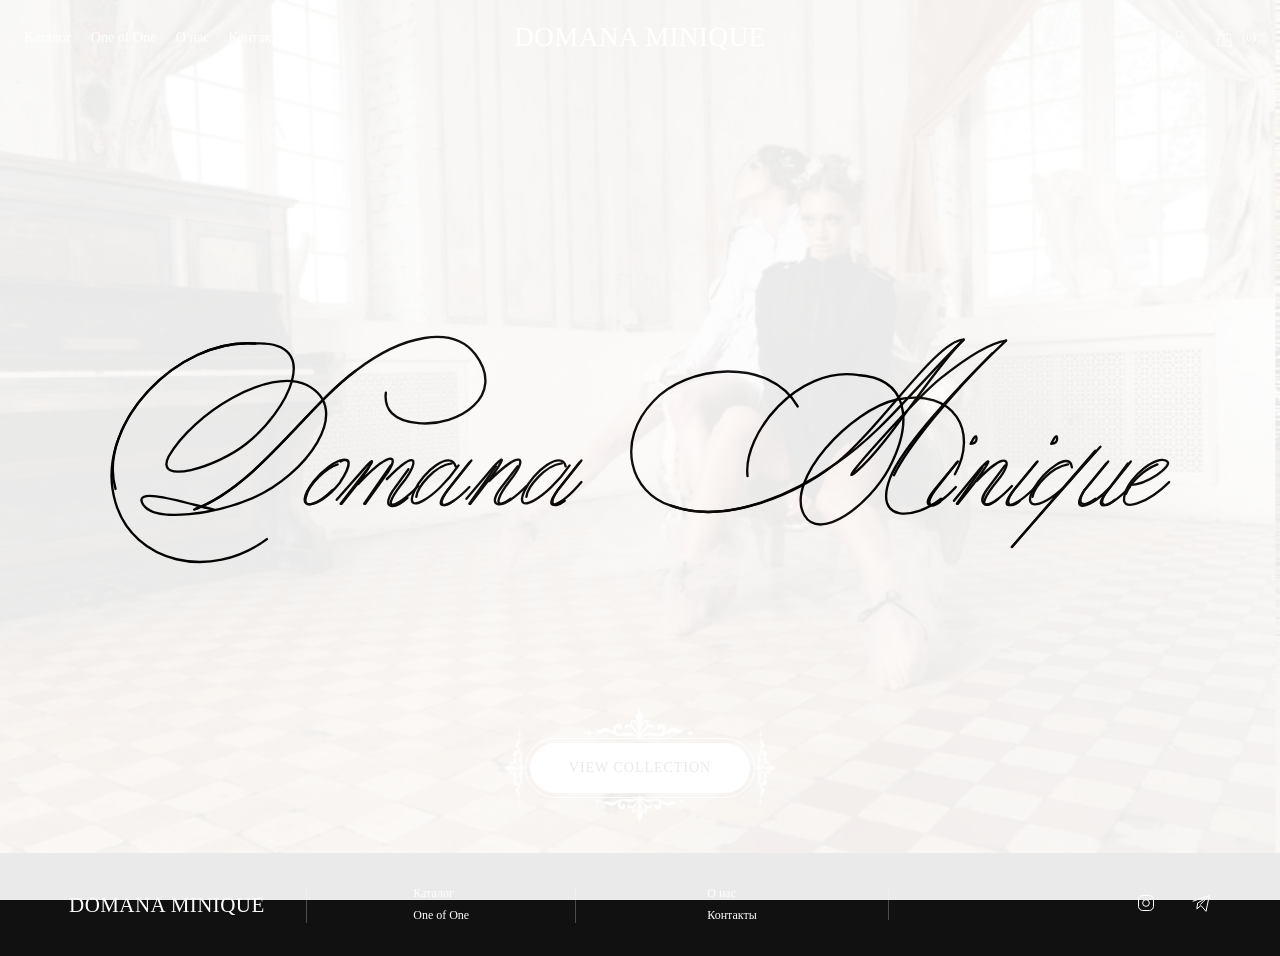
<file: index.html>
<!doctype html>
<html lang="ru">
<head><meta charset="UTF-8"><meta name="viewport" content="width=device-width, initial-scale=1"><meta name="theme-color" content="#f3ece6"><meta name="description" content="Domana Minique — коллекция осень–зима 2026. Вневременная элегантность и современная выразительность."><title>Domana Minique — главная</title>
<script>
(() => {
  const key = 'domana-signature-seen';
  try {
    if (sessionStorage.getItem(key) === '1') return;
    sessionStorage.setItem(key, '1');
    document.documentElement.classList.add('intro-active');
  } catch {
    // If session storage is unavailable, keep navigation free of a blocking intro.
  }
})();
</script>
<link rel="preload" as="image" href="assets/sonata-campaign-1.jpg">
<style>
:root{--paper:#f3ece6;--wine:#843b3b;--ink:#2e1916;--line:#843b3b70;color-scheme:light}*{box-sizing:border-box}body{margin:0;background:var(--paper);color:var(--ink);font-family:Baskerville,'Times New Roman',serif;font-size:14px}button,input{font:inherit;color:inherit}button{cursor:pointer;background:none;border:0;padding:0}a{color:inherit;text-decoration:none}button,a{-webkit-tap-highlight-color:transparent}a:hover{text-decoration:underline;text-underline-offset:5px}:focus-visible{outline:1px solid var(--wine);outline-offset:5px}[hidden]{display:none!important}.catalog-content{background:radial-gradient(ellipse at 35% 45%,#fff8ef66,transparent 70%),var(--paper)}.header{height:clamp(83px,9vw,126px);display:grid;grid-template-columns:1fr auto 1fr;align-items:center;padding:0 5.4%;gap:28px;position:relative;z-index:5}.nav{display:flex;gap:clamp(28px,6vw,86px);align-items:center;font-size:clamp(12px,1.3vw,18px)}.nav a.active{border-bottom:1px solid var(--wine);padding-bottom:4px}.brand{display:block;text-align:center;font-family:Didot,'Bodoni MT','Times New Roman',serif;font-size:clamp(24px,2.5vw,35px);color:var(--wine);line-height:.87;letter-spacing:.02em}.brand span{display:block}.brand:hover{text-decoration:none}.brand .brand-ornament{font-family:Baskerville,serif;font-size:13px;line-height:1;margin:9px auto 0;letter-spacing:0}.nav-right{justify-content:flex-end;gap:clamp(22px,4.8vw,67px)}.header-actions{display:flex;align-items:center;gap:26px}.icon-button{display:flex;align-items:center;gap:8px;font-size:12px}.icon-button svg{width:19px;height:22px;fill:none;stroke:currentColor;stroke-width:1}.hero{height:40vw;max-height:630px;min-height:330px;background:url('assets/sonata-campaign-1.jpg') center/cover;position:relative;display:grid;grid-template-columns:1fr 1fr;align-items:center}.hero-copy{grid-column:2;text-align:center;color:var(--wine);padding:20px 5% 22px}.season{font-size:clamp(22px,2.4vw,34px);font-style:italic;letter-spacing:.03em;margin:0 0 15px}.hero h1{font-size:clamp(34px,4.7vw,70px);font-weight:400;letter-spacing:.06em;margin:0;line-height:1.2}.ornament{display:flex;align-items:center;gap:7px;width:140px;margin:24px auto 30px;color:var(--wine)}.ornament:before,.ornament:after{content:'';height:1px;flex:1;background:#843b3b55}.outline-button{display:inline-flex;align-items:center;justify-content:center;gap:16px;min-height:34px;border:1px solid #843b3b;padding:8px 25px;font-size:12px;letter-spacing:.07em;text-transform:uppercase;background:#f8f0e620}.outline-button span{font-size:20px;line-height:14px}.outline-button:hover{background:#fff6eb55;text-decoration:none}.editorial-strip{display:grid;grid-template-columns:repeat(3,minmax(0,1fr));gap:14px;margin:22px 3.125% 0}.editorial-image{aspect-ratio:1.29;background-image:url('assets/campaign-details.png');background-size:300% 100%;background-position:var(--position) center}.collection{margin:0 3.125%;scroll-margin-top:20px}.categories{display:flex;align-items:center;justify-content:space-around;gap:14px;min-height:91px;padding:22px 4.5%}.category{font-size:clamp(11px,1.2vw,16px);letter-spacing:.035em;padding:10px 8px 7px;border-bottom:2px solid transparent;text-transform:uppercase;white-space:nowrap}.category[aria-pressed=true]{border-color:var(--wine)}.product-grid{display:grid;grid-template-columns:repeat(4,minmax(0,1fr));gap:28px 12px;align-items:start}.product-image{display:block;width:100%;aspect-ratio:1.07;background:#fff;overflow:hidden;padding:0;border:0}.product-photo{display:block;width:100%;height:100%;background:#fff;overflow:hidden;pointer-events:none}.card-caption{position:relative;min-height:64px;padding:9px 25px 0 11px;line-height:1.5}.product-name{display:block;text-transform:uppercase;font-size:clamp(10px,1.18vw,16px);letter-spacing:.045em;text-align:left;min-height:2.8em;line-height:1.4}.price{display:block;font-size:12px;letter-spacing:.1em}.save{position:absolute;right:13px;top:9px;font-size:18px;line-height:1.2}.save[aria-pressed=true]{color:var(--wine)}.empty-state{text-align:center;padding:40px 20px;font-style:italic}.maison{position:relative;margin:35px 0 0;min-height:310px;height:30vw;max-height:460px;background:url('assets/maison-plaque.png') center/100% 100% no-repeat;display:grid;place-items:center;scroll-margin-top:20px}.maison-copy{width:65%;text-align:center;padding:12px 0 0;color:var(--wine);position:relative}.maison-signature{display:block;width:88%;height:auto;margin:0 auto -2px;overflow:visible}.maison-signature .ink-stroke{opacity:1}.maison h2{font-size:16px;font-weight:400;letter-spacing:.19em;margin:4px 0 14px}.maison p{font-size:11px;line-height:1.6;letter-spacing:.13em;margin:0 0 16px}.maison .outline-button{font-size:10px;padding:6px 26px;min-height:28px}.footer{display:grid;grid-template-columns:1.1fr 1.25fr 1.45fr 1.5fr;align-items:center;min-height:103px;padding:23px 5.4%;gap:0;background:linear-gradient(#e8dcd34d,transparent)}.footer .brand{font-size:21px;text-align:left;justify-self:start}.footer-nav{border-left:1px solid #843b3b66;display:grid;gap:7px;justify-content:center;font-size:12px}.socials{border-left:1px solid #843b3b66;display:flex;justify-content:flex-end;align-items:center;gap:35px;min-height:30px}.socials svg{width:20px;height:20px;stroke:currentColor;stroke-width:1.2;fill:none}.search-panel{position:absolute;right:5.4%;top:85%;background:#f7efe7;border:1px solid #843b3b;padding:12px;display:flex;gap:12px;box-shadow:0 8px 30px #41291a22}.search-panel input{border:1px solid #843b3b;padding:9px;background:transparent;min-width:0}.notice{position:fixed;bottom:22px;left:50%;translate:-50% 0;background:#f7eee5;border:1px solid #843b3b;color:var(--wine);padding:10px 20px;font-size:13px;max-width:90vw;text-align:center;z-index:50}.notice:empty{display:none}dialog{width:min(440px,calc(100% - 40px));max-height:90svh;overflow:auto;background:var(--paper);color:var(--ink);border:1px solid #843b3b;padding:35px;text-align:center;box-shadow:0 20px 80px #301d1544}dialog::backdrop{background:#160b0877}.dialog-close{position:absolute;right:15px;top:8px;font-size:26px}.dialog-kicker{font-size:10px;letter-spacing:.2em}.dialog-product-image{width:100%;height:min(40svh,320px);background:#fff;display:block;overflow:hidden}dialog h2{font-weight:400;font-size:25px;color:var(--wine)}dialog p{line-height:1.6;font-size:13px}.intro-screen{display:none;position:fixed;inset:0;z-index:1000;background:#fff;place-items:center}.intro-active .intro-screen{display:grid}.intro-active,.intro-active body{overflow:hidden}.intro-active .catalog-content{visibility:hidden}.intro-active.intro-revealing .catalog-content{visibility:visible}.intro-signature{display:block;width:min(86vw,1120px);height:auto;overflow:visible}.intro-signature .ink-stroke{opacity:0}
@media(min-width:1600px){.catalog-content{max-width:1800px;margin:auto}.hero{height:630px}.maison{height:460px}}
@media(max-width:760px){.header{height:112px;padding:14px 5%;grid-template-columns:1fr 1fr;gap:14px}.header>.brand{grid-column:1/-1;grid-row:1;font-size:25px}.brand .brand-ornament{display:none}.nav{font-size:12px;gap:26px}.nav-right>a{display:none}.nav-right{justify-content:flex-end}.header-actions{gap:22px}.hero{min-height:410px;grid-template-columns:1fr;background-position:35% center;align-items:end}.hero-copy{grid-column:1;margin:0 0 0 auto;width:68%;padding:25px 10px 30px;background:linear-gradient(90deg,transparent,#f3e9dfb0 25%)}.season{font-size:22px;margin-bottom:8px}.hero h1{font-size:clamp(28px,6.5vw,42px)}.ornament{margin:14px auto 18px;width:115px}.hero .outline-button{font-size:9px;padding:9px 12px;gap:10px}.editorial-strip{gap:8px;margin:15px 4% 0}.editorial-image{aspect-ratio:.85}.collection{margin:0 4%}.categories{gap:8px;justify-content:space-between;padding:17px 0;min-height:76px;overflow-x:auto}.category{font-size:9px;padding:9px 3px;letter-spacing:0}.product-grid{grid-template-columns:repeat(2,minmax(0,1fr));gap:22px 12px}.product-image{aspect-ratio:3/4}.card-caption{padding:8px 22px 0 3px}.product-name{font-size:10px;letter-spacing:.01em}.price{font-size:11px}.save{right:3px;font-size:18px}.maison{min-height:280px;height:auto;margin-top:24px;background-size:cover;background-position:center}.maison-copy{width:82%;padding:35px 5px}.maison-signature{width:100%;margin-bottom:8px}.maison h2{font-size:14px}.maison p{font-size:9px;letter-spacing:.09em}.footer{grid-template-columns:1fr 1fr;padding:25px 6%;gap:24px}.footer>.brand{grid-column:1/-1;justify-self:center;text-align:center}.footer-nav{border:0;text-align:center}.footer-nav+.footer-nav{border-left:1px solid #843b3b55}.socials{grid-column:1/-1;border:0;justify-content:center}.search-panel{left:5%;right:5%;top:100%}.search-panel input{width:100%}}

/* Original Sonata campaign photographs. */
.hero{background-image:linear-gradient(90deg,rgba(243,236,230,.96),rgba(243,236,230,.78) 28%,rgba(243,236,230,0) 52%),url('assets/sonata-campaign-1.jpg');background-position:center,center 44%}
.hero-copy{grid-column:1;position:relative}
.editorial-image{display:block;width:100%;height:auto;aspect-ratio:3/2;object-fit:cover;background:none}
@media(max-width:760px){.hero{background-image:linear-gradient(0deg,rgba(243,236,230,.96),rgba(243,236,230,0) 60%),url('assets/sonata-campaign-1.jpg');background-position:center,62% center;min-height:480px}.hero-copy{width:100%;margin:0;padding:22px 12px;background:none}.editorial-image{aspect-ratio:3/2}}

/* Full-width photographic campaign, without overlaid copy. */
.hero.campaign-slider{display:block;position:relative;background:none;height:auto;min-height:0;max-height:none;aspect-ratio:3/2;overflow:hidden}
.campaign-slides{position:absolute;inset:0}
.campaign-slide{position:absolute;inset:0;display:block;width:100%;height:100%;object-fit:cover;object-position:center;opacity:0;transition:opacity 1.1s ease-in-out}
.campaign-slide.is-active{opacity:1}
@media(prefers-reduced-motion:reduce){.campaign-slide{transition:none}}

.header{gap:20px}.nav{gap:clamp(18px,3vw,48px)}.nav-right{gap:clamp(18px,3vw,48px)}
.categories{padding-inline:0;gap:10px;flex-wrap:wrap}.category{white-space:normal}
.product-name{min-height:4.2em}.maison p{letter-spacing:.07em}
@media(max-width:760px){.nav{gap:16px}.categories{justify-content:center}.category{font-size:10px}.product-name{min-height:5.6em}}

html{scroll-behavior:smooth}.menu-wrap{position:relative;justify-self:start}.burger{width:44px;height:44px;display:flex;flex-direction:column;justify-content:center;gap:6px;padding:10px;color:var(--wine)}.burger span{display:block;width:24px;height:1px;background:currentColor;transition:transform .2s,opacity .2s}.burger[aria-expanded=true] span:nth-child(1){transform:translateY(7px) rotate(45deg)}.burger[aria-expanded=true] span:nth-child(2){opacity:0}.burger[aria-expanded=true] span:nth-child(3){transform:translateY(-7px) rotate(-45deg)}.burger-menu{position:absolute;top:calc(100% + 12px);left:0;width:240px;padding:15px 24px;background:var(--paper);border:1px solid var(--line);box-shadow:0 12px 30px #301d151a;z-index:10}.burger-menu a{display:block;padding:16px 0;font-size:18px;color:var(--wine)}.burger-menu a+a{border-top:1px solid var(--line)}
.about-details{margin:35px auto 50px;width:87.5%;max-width:1100px;scroll-margin-top:25px}.about-details h2{text-align:center;font-size:30px;font-weight:400;color:var(--wine);margin:0 0 24px}.about-accordion{border-top:1px solid var(--line)}.about-accordion details{border-bottom:1px solid var(--line)}.about-accordion summary{list-style:none;cursor:pointer;display:flex;justify-content:space-between;align-items:center;gap:20px;padding:22px 5px;font-size:18px}.about-accordion summary::-webkit-details-marker{display:none}.about-accordion summary:after{content:'+';font-size:24px;color:var(--wine)}.about-accordion details[open] summary:after{content:'−'}.about-answer{padding:0 5px 22px;max-width:800px;line-height:1.7;font-size:16px}.about-answer p{margin:0}#contact{scroll-margin-top:20px}
@media(max-width:760px){.header{grid-template-columns:44px 1fr auto;height:88px;gap:10px}.header>.brand{grid-column:2;grid-row:1;font-size:23px}.menu-wrap{grid-column:1;grid-row:1}.header>.nav-right{grid-column:3;grid-row:1}.header-actions{gap:12px}.about-accordion summary{font-size:16px}.burger-menu{width:min(260px,85vw)}}
@media(prefers-reduced-motion:reduce){html{scroll-behavior:auto}.burger span{transition:none}}

html.drawer-open,html.drawer-open body{overflow:hidden}
dialog.menu-drawer{position:fixed;inset:0 auto 0 0;margin:0;width:min(420px,88vw);height:100dvh;max-height:none;max-width:none;border:0;border-right:1px solid var(--line);border-radius:0;padding:32px;text-align:left;background:var(--paper);box-shadow:12px 0 60px #301d1526;transform:translateX(-100%);transition:transform .35s cubic-bezier(.22,.61,.36,1);overflow-y:auto}
dialog.menu-drawer.is-open{transform:translateX(0)}
dialog.menu-drawer::backdrop{background:rgba(24,12,9,0);transition:background .35s}
dialog.menu-drawer.is-open::backdrop{background:rgba(24,12,9,.45)}
.drawer-heading{display:flex;align-items:center;justify-content:space-between;gap:20px;color:var(--wine);font-size:18px;letter-spacing:.04em;padding-bottom:35px}.drawer-close{width:44px;height:44px;font-size:34px;font-weight:400;line-height:1}
.menu-drawer .burger-menu{position:static;width:100%;padding:0;background:none;border:0;box-shadow:none}.menu-drawer .burger-menu a{padding:24px 0;font-size:25px}
@media(max-width:760px){dialog.menu-drawer{padding:24px}.drawer-heading{font-size:16px}.menu-drawer .burger-menu a{font-size:23px}}
@media(prefers-reduced-motion:reduce){dialog.menu-drawer,dialog.menu-drawer::backdrop{transition:none}}

/* Persistent header: desktop links on the left, mobile drawer. */
.header{position:sticky;top:0;z-index:100;height:clamp(88px,9vw,126px);padding-inline:24px;background:rgba(243,236,230,.97);border-bottom:1px solid rgba(132,59,59,.18)}
.desktop-nav{display:flex;align-items:center;justify-content:flex-start;gap:clamp(18px,2.4vw,38px);font-size:clamp(12px,1.3vw,18px);white-space:nowrap}
.menu-wrap{display:none}
#collection,#about,#contact{scroll-margin-top:145px}
@media(max-width:760px){.desktop-nav{display:none}.menu-wrap{display:block}.header{height:88px;padding-inline:5%;grid-template-columns:44px 1fr auto}#collection,#about,#contact{scroll-margin-top:108px}}

/* White collection and information area. */
.white-catalog-area{background:#fff;display:flow-root;padding-bottom:1px}
.white-catalog-area .product-grid{grid-template-columns:repeat(2,minmax(0,1fr));gap:32px 20px}
.white-catalog-area .maison{background:#fff}
.white-catalog-area .about-details{background:#fff}
@media(max-width:760px){.white-catalog-area .product-grid{gap:24px 12px}}

/* Compact brand signature between products and information. */
.white-catalog-area .maison{height:auto;min-height:0;max-height:none;margin:40px 0 0;padding:0 24px}
.white-catalog-area .maison-copy{width:min(65%,700px);padding:0}
.white-catalog-area .maison-signature{width:100%;margin:0 auto}
.white-catalog-area .about-details{margin-top:32px;margin-bottom:40px}
@media(max-width:760px){.white-catalog-area .maison{margin-top:28px;padding:0 20px}.white-catalog-area .maison-copy{width:90%;padding:0}.white-catalog-area .about-details{margin-top:24px;margin-bottom:32px}}
</style><link rel="stylesheet" href="assets/shop-common.css?v=collection-nav-8"><link rel="stylesheet" href="assets/button-ornament.css?v=white-6"></head><body class="catalog-home">
<section class="intro-screen" aria-label="Domana Minique"><svg class="intro-signature" viewBox="35 80 1120 275" role="img" aria-labelledby="intro-signature-title">
        <title id="intro-signature-title">Domana Minique</title>
        <g fill="none" stroke="var(--wine)" stroke-linecap="round" stroke-linejoin="round">
          <path class="ink-stroke" d="M215 308 C157 351 79 332 61 271 C37 192 124 103 203 109 C274 106 235 179 194 211 C164 235 100 254 115 224 C140 180 217 133 255 151 C305 176 253 244 201 266 C164 282 102 292 89 273 C76 252 141 274 161 278" stroke-width="1.2"/>
          <path class="ink-stroke" d="M141 278 C205 254 254 175 305 137 C353 100 404 90 427 120 C459 162 410 194 369 190 C344 188 334 176 336 159" stroke-width="1.3"/>
          <path class="ink-stroke" d="M143 277 C204 254 254 175 305 137" stroke-width="5.2"/>
          <path class="ink-stroke" d="M61 257 C42 192 124 103 203 109" stroke-width="3.2"/>
          <path class="ink-stroke" d="M290 249 C313 216 282 224 262 250 C239 281 267 279 289 251 C302 231 300 224 290 229" stroke-width="1.2"/>
          <path class="ink-stroke" d="M287 232 C274 236 258 253 255 264 C250 279 267 273 282 258" stroke-width="5"/>
          <path class="ink-stroke" d="M286 268 L316 234 C329 220 318 237 307 252 L291 272 M308 252 C338 220 351 220 338 240 L315 272 M337 247 C367 216 370 227 356 247 C328 281 343 280 369 254" stroke-width="1.2"/>
          <path class="ink-stroke" d="M318 236 L290 272 M341 233 L314 272 M359 237 L343 259 C331 278 345 278 358 266" stroke-width="5"/>
          <path class="ink-stroke" d="M407 234 C402 217 374 239 365 259 C353 285 386 268 410 233 M423 228 L399 258 C381 281 400 277 421 255" stroke-width="1.2"/>
          <path class="ink-stroke" d="M403 231 C386 233 368 255 367 265 M421 230 L399 258 C388 273 393 278 405 269" stroke-width="5"/>
          <path class="ink-stroke" d="M418 267 L446 234 C463 216 449 238 439 250 L422 272 M441 249 C474 216 482 224 462 249 C438 280 456 278 479 254" stroke-width="1.2"/>
          <path class="ink-stroke" d="M448 234 L421 272 M470 234 L453 256 C440 273 450 277 463 267" stroke-width="5"/>
          <path class="ink-stroke" d="M519 234 C515 217 486 239 477 259 C465 285 499 268 523 233 M535 228 L511 258 C494 281 512 277 535 250" stroke-width="1.2"/>
          <path class="ink-stroke" d="M515 231 C498 233 480 255 479 265 M533 230 L511 258 C501 273 506 278 518 269" stroke-width="5"/>
          <path class="ink-stroke" d="M755 173 C726 122 641 131 608 168 C569 209 585 261 626 274 C681 294 753 263 794 231 C839 195 897 105 924 105 C891 137 848 211 815 239 C787 263 877 163 901 144 C931 120 953 108 967 106" stroke-width="1.2"/>
          <path class="ink-stroke" d="M924 105 C881 146 840 201 794 231 C750 263 681 294 626 274" stroke-width="4.1"/>
          <path class="ink-stroke" d="M967 106 C918 152 861 215 849 246 C832 291 873 289 901 267" stroke-width="1.3"/>
          <path class="ink-stroke" d="M953 119 C911 161 867 214 853 243" stroke-width="5"/>
          <path class="ink-stroke" d="M704 244 C699 201 755 132 816 141 C866 144 874 186 848 236 C828 273 778 311 762 284 C741 249 809 176 856 166 C915 154 939 199 915 242" stroke-width="1.1"/>
          <path class="ink-stroke" d="M918 229 L894 258 C878 278 893 280 916 255" stroke-width="1.1"/>
          <path class="ink-stroke" d="M917 230 L895 258 C884 273 890 278 900 270" stroke-width="5"/>
          <path class="ink-stroke" d="M931 211 Q937 199 937 206 Q937 211 931 211" stroke-width="5"/>
          <path class="ink-stroke" d="M914 269 L941 236 C957 219 946 236 934 252 L918 272 M937 249 C967 217 977 226 958 249 C931 282 950 279 973 254" stroke-width="1.2"/>
          <path class="ink-stroke" d="M943 235 L917 272 M966 233 L948 257 C937 272 946 278 959 267" stroke-width="5"/>
          <path class="ink-stroke" d="M999 229 L975 258 C957 281 975 277 997 255" stroke-width="1.1"/>
          <path class="ink-stroke" d="M998 230 L975 258 C964 273 971 278 981 269" stroke-width="5"/>
          <path class="ink-stroke" d="M1013 211 Q1019 199 1019 206 Q1019 211 1013 211" stroke-width="5"/>
          <path class="ink-stroke" d="M1034 235 C1032 218 1006 238 995 257 C981 283 1011 275 1036 244 L1063 214 M1058 218 L973 316" stroke-width="1.1"/>
          <path class="ink-stroke" d="M1030 232 C1013 235 996 254 994 265 M1058 219 L973 316" stroke-width="5.3"/>
          <path class="ink-stroke" d="M1071 229 L1047 258 C1031 282 1052 278 1074 254 L1094 229 M1094 229 L1070 259 C1053 281 1072 277 1093 255" stroke-width="1.2"/>
          <path class="ink-stroke" d="M1069 231 L1047 258 C1037 274 1046 276 1058 267 M1091 231 L1070 259 C1060 273 1066 278 1078 268" stroke-width="5"/>
          <path class="ink-stroke" d="M1092 253 C1111 253 1137 233 1131 229 C1121 221 1092 245 1088 262 C1081 284 1113 270 1133 250" stroke-width="1.2"/>
          <path class="ink-stroke" d="M1121 232 C1106 238 1093 251 1089 262" stroke-width="4.8"/>
        </g>
      </svg></section>
<div class="catalog-content">
<header class="header"><nav class="desktop-nav" aria-label="Главное меню"><a href="catalog.html#collection">Каталог</a><a href="one-of-one.html">One of One</a><a href="about.html">О нас</a><a href="#contact">Контакты</a></nav><div class="menu-wrap"><button class="burger" id="menu-toggle" aria-label="Открыть меню" aria-controls="menu-drawer" aria-expanded="false"><span></span><span></span><span></span></button></div><a class="brand" href="final%20catalog%20pre.html"><span>DOMANA</span><span>MINIQUE</span></a><div class="nav nav-right"><div class="header-actions"><button class="icon-button" id="account-toggle" aria-label="Личный кабинет" aria-haspopup="dialog"><svg viewBox="0 0 24 24" aria-hidden="true"><circle cx="12" cy="7" r="4"/><path d="M3 22v-2a9 9 0 0 1 18 0v2"/></svg></button><button class="icon-button" id="bag-toggle" aria-label="Корзина"><svg viewBox="0 0 24 24" aria-hidden="true"><path d="m5 7-2 15h18L19 7ZM8 9V5a4 4 0 0 1 8 0v4"/></svg><span id="bag-count">(0)</span></button></div></div><form id="search-panel" class="search-panel" hidden role="search"><input id="search-input" type="search" aria-label="Поиск товаров" placeholder="Поиск по коллекции"><button type="submit">Найти →</button></form></header>
<main><section class="hero campaign-slider" aria-label="Коллекция «Соната»"><div class="campaign-slides"><img class="campaign-slide is-active" src="assets/sonata-campaign-1.jpg" alt="Коллекция «Соната» — фотография 1" aria-hidden="false"><img class="campaign-slide" src="assets/sonata-campaign-2.jpg" alt="Коллекция «Соната» — фотография 2" aria-hidden="true"><img class="campaign-slide" src="assets/sonata-campaign-3.jpg" alt="Коллекция «Соната» — фотография 3" aria-hidden="true"><img class="campaign-slide" src="assets/sonata-campaign-4.jpg" alt="Коллекция «Соната» — фотография 4" aria-hidden="true"></div><div class="catalog-entry"><div class="ornament-button-wrap"><span class="button-ornament ornament-left" aria-hidden="true"></span><span class="button-ornament ornament-crown" aria-hidden="true"></span><a class="catalog-entry-button" href="catalog.html#collection">VIEW COLLECTION</a><span class="button-ornament ornament-right" aria-hidden="true"></span></div></div></section>


</main>
<footer class="footer" id="contact" aria-label="Контакты"><a class="brand" href="final%20catalog%20pre.html"><span>DOMANA</span><span>MINIQUE</span></a><nav class="footer-nav" aria-label="Разделы коллекции"><a href="catalog.html#collection">Каталог</a><a href="one-of-one.html">One of One</a></nav><nav class="footer-nav" aria-label="Информация"><a href="about.html">О нас</a><a href="#contact">Контакты</a></nav><div class="socials"><button data-info="instagram" aria-label="Инстаграм"><svg viewBox="0 0 24 24" aria-hidden="true"><rect x="3" y="3" width="18" height="18" rx="5"/><circle cx="12" cy="12" r="4"/><circle cx="17" cy="7" r=".6" fill="currentColor"/></svg></button><button data-info="telegram" aria-label="Телеграм"><svg viewBox="0 0 24 24" aria-hidden="true"><path d="m2 10 20-7-4 19-6-7-5 4 1-7 12-7-9 9"/></svg></button></div></footer>
</div><p class="notice" role="status" aria-live="polite"></p><dialog aria-labelledby="dialog-title"><button class="dialog-close" aria-label="Закрыть">×</button><p class="dialog-kicker">DOMANA MINIQUE</p><h2 id="dialog-title"></h2><p id="dialog-copy"></p><button class="outline-button dialog-action" hidden>Добавить в подборку</button></dialog>
<script>
(async function playCatalogIntro() {
  const root = document.documentElement;
  const overlay = document.querySelector('.intro-screen');
  if (!root.classList.contains('intro-active')) {
    overlay?.remove();
    return;
  }
  const content = document.querySelector('.catalog-content');
  const strokes = [...overlay.querySelectorAll('.ink-stroke')];
  const reduced = window.matchMedia('(prefers-reduced-motion: reduce)').matches;
  content.inert = true;
  try {
    if (reduced || !overlay.animate) {
      strokes.forEach(stroke => { stroke.style.opacity = '1'; });
      if (overlay.animate) await overlay.animate([{ opacity: 1 }, { opacity: 1 }], { duration: 350 }).finished;
    } else {
      const lengths = strokes.map(stroke => stroke.getTotalLength());
      const total = lengths.reduce((sum, length) => sum + length, 0);
      let delay = 0;
      await Promise.all(strokes.map((stroke, index) => {
        const length = lengths[index];
        const duration = 2600 * length / total;
        stroke.style.strokeDasharray = `${length} ${length}`;
        stroke.style.strokeDashoffset = `${length}`;
        stroke.style.opacity = '1';
        const animation = stroke.animate([
          { strokeDashoffset: length }, { strokeDashoffset: 0 }
        ], { duration, delay, easing: 'linear', fill: 'forwards' });
        delay += duration + 8;
        return animation.finished;
      }));
    }
    root.classList.add('intro-revealing');
    if (overlay.animate) await overlay.animate([
      { opacity: 1 }, { opacity: 0 }
    ], { duration: reduced ? 150 : 650, easing: 'ease-in-out', fill: 'forwards' }).finished;
  } catch (error) {
    console.warn('Signature intro skipped:', error);
  } finally {
    root.classList.remove('intro-active', 'intro-revealing');
    content.inert = false;
    overlay.remove();
  }
})();
</script>
<script src="assets/shop-products.js?v=english-2"></script><script src="assets/shop-cart.js"></script><script>
(() => {
 const slides = [...document.querySelectorAll('.campaign-slide')];
 const reducedMotion = window.matchMedia('(prefers-reduced-motion: reduce)');
 let current = 0, timer;
 function stop(){ clearInterval(timer); timer = undefined; }
 function start(){
   stop();
   if(document.hidden || reducedMotion.matches || document.documentElement.classList.contains('intro-active')) return;
   timer = setInterval(() => {
     slides[current].classList.remove('is-active');
     slides[current].setAttribute('aria-hidden','true');
     current = (current + 1) % slides.length;
     slides[current].classList.add('is-active');
     slides[current].setAttribute('aria-hidden','false');
   }, 4500);
 }
 const introObserver = new MutationObserver(() => {
   if(!document.documentElement.classList.contains('intro-active')){ introObserver.disconnect(); start(); }
 });
 if(document.documentElement.classList.contains('intro-active')) introObserver.observe(document.documentElement,{attributes:true,attributeFilter:['class']});
 else start();
 document.addEventListener('visibilitychange', start);
 reducedMotion.addEventListener('change', start);
 window.addEventListener('pagehide', stop);
 window.addEventListener('pageshow', start);
})();
</script><dialog class="menu-drawer" id="menu-drawer" aria-label="Главное меню"><div class="drawer-heading"><span>DOMANA MINIQUE</span><button class="drawer-close" type="button" aria-label="Закрыть меню">×</button></div><nav class="burger-menu" id="main-menu" aria-label="Главное меню"><a href="catalog.html#collection">Каталог</a><a href="one-of-one.html">One of One</a><a href="about.html">О нас</a><a href="#contact">Контакты</a></nav></dialog><script>
(() => {
 const header=document.querySelector('.header');
 const hero=document.querySelector('.campaign-slider');
 let scheduled=false;
 function updateHeader(){
   scheduled=false;
   header.classList.toggle('over-campaign',hero.getBoundingClientRect().bottom>header.getBoundingClientRect().bottom);
 }
 function schedule(){if(!scheduled){scheduled=true;requestAnimationFrame(updateHeader)}}
 window.addEventListener('scroll',schedule,{passive:true});
 window.addEventListener('resize',schedule);
 window.addEventListener('pageshow',schedule);
 new ResizeObserver(schedule).observe(header);
 updateHeader();
})();
</script><script src="assets/shop-navigation.js?v=account-9"></script><script src="assets/shop-account.js"></script></body></html>
</file>
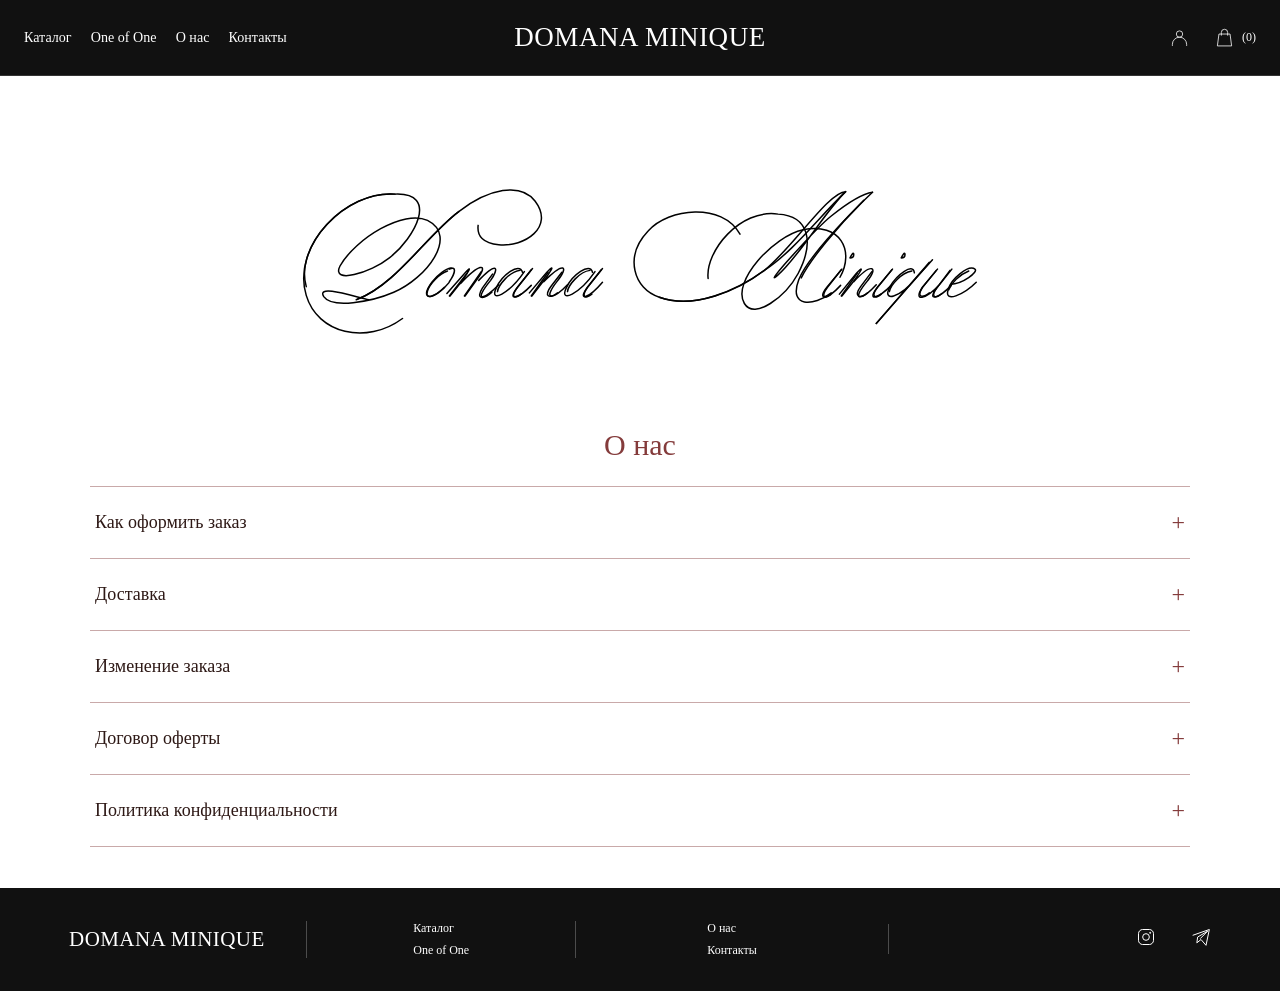
<file: about.html>
<!doctype html>
<html lang="ru">
<head><meta charset="UTF-8"><meta name="viewport" content="width=device-width, initial-scale=1"><meta name="theme-color" content="#f3ece6"><meta name="description" content="Domana Minique — коллекция осень–зима 2026. Вневременная элегантность и современная выразительность."><title>О нас — Domana Minique</title>

<link rel="preload" as="image" href="assets/sonata-campaign-1.jpg">
<style>
:root{--paper:#f3ece6;--wine:#843b3b;--ink:#2e1916;--line:#843b3b70;color-scheme:light}*{box-sizing:border-box}body{margin:0;background:var(--paper);color:var(--ink);font-family:Baskerville,'Times New Roman',serif;font-size:14px}button,input{font:inherit;color:inherit}button{cursor:pointer;background:none;border:0;padding:0}a{color:inherit;text-decoration:none}button,a{-webkit-tap-highlight-color:transparent}a:hover{text-decoration:underline;text-underline-offset:5px}:focus-visible{outline:1px solid var(--wine);outline-offset:5px}[hidden]{display:none!important}.catalog-content{background:radial-gradient(ellipse at 35% 45%,#fff8ef66,transparent 70%),var(--paper)}.header{height:clamp(83px,9vw,126px);display:grid;grid-template-columns:1fr auto 1fr;align-items:center;padding:0 5.4%;gap:28px;position:relative;z-index:5}.nav{display:flex;gap:clamp(28px,6vw,86px);align-items:center;font-size:clamp(12px,1.3vw,18px)}.nav a.active{border-bottom:1px solid var(--wine);padding-bottom:4px}.brand{display:block;text-align:center;font-family:Didot,'Bodoni MT','Times New Roman',serif;font-size:clamp(24px,2.5vw,35px);color:var(--wine);line-height:.87;letter-spacing:.02em}.brand span{display:block}.brand:hover{text-decoration:none}.brand .brand-ornament{font-family:Baskerville,serif;font-size:13px;line-height:1;margin:9px auto 0;letter-spacing:0}.nav-right{justify-content:flex-end;gap:clamp(22px,4.8vw,67px)}.header-actions{display:flex;align-items:center;gap:26px}.icon-button{display:flex;align-items:center;gap:8px;font-size:12px}.icon-button svg{width:19px;height:22px;fill:none;stroke:currentColor;stroke-width:1}.hero{height:40vw;max-height:630px;min-height:330px;background:url('assets/sonata-campaign-1.jpg') center/cover;position:relative;display:grid;grid-template-columns:1fr 1fr;align-items:center}.hero-copy{grid-column:2;text-align:center;color:var(--wine);padding:20px 5% 22px}.season{font-size:clamp(22px,2.4vw,34px);font-style:italic;letter-spacing:.03em;margin:0 0 15px}.hero h1{font-size:clamp(34px,4.7vw,70px);font-weight:400;letter-spacing:.06em;margin:0;line-height:1.2}.ornament{display:flex;align-items:center;gap:7px;width:140px;margin:24px auto 30px;color:var(--wine)}.ornament:before,.ornament:after{content:'';height:1px;flex:1;background:#843b3b55}.outline-button{display:inline-flex;align-items:center;justify-content:center;gap:16px;min-height:34px;border:1px solid #843b3b;padding:8px 25px;font-size:12px;letter-spacing:.07em;text-transform:uppercase;background:#f8f0e620}.outline-button span{font-size:20px;line-height:14px}.outline-button:hover{background:#fff6eb55;text-decoration:none}.editorial-strip{display:grid;grid-template-columns:repeat(3,minmax(0,1fr));gap:14px;margin:22px 3.125% 0}.editorial-image{aspect-ratio:1.29;background-image:url('assets/campaign-details.png');background-size:300% 100%;background-position:var(--position) center}.collection{margin:0 3.125%;scroll-margin-top:20px}.categories{display:flex;align-items:center;justify-content:space-around;gap:14px;min-height:91px;padding:22px 4.5%}.category{font-size:clamp(11px,1.2vw,16px);letter-spacing:.035em;padding:10px 8px 7px;border-bottom:2px solid transparent;text-transform:uppercase;white-space:nowrap}.category[aria-pressed=true]{border-color:var(--wine)}.product-grid{display:grid;grid-template-columns:repeat(4,minmax(0,1fr));gap:28px 12px;align-items:start}.product-image{display:block;width:100%;aspect-ratio:1.07;background:#fff;overflow:hidden;padding:0;border:0}.product-photo{display:block;width:100%;height:100%;background:#fff;overflow:hidden;pointer-events:none}.card-caption{position:relative;min-height:64px;padding:9px 25px 0 11px;line-height:1.5}.product-name{display:block;text-transform:uppercase;font-size:clamp(10px,1.18vw,16px);letter-spacing:.045em;text-align:left;min-height:2.8em;line-height:1.4}.price{display:block;font-size:12px;letter-spacing:.1em}.save{position:absolute;right:13px;top:9px;font-size:18px;line-height:1.2}.save[aria-pressed=true]{color:var(--wine)}.empty-state{text-align:center;padding:40px 20px;font-style:italic}.maison{position:relative;margin:35px 0 0;min-height:310px;height:30vw;max-height:460px;background:url('assets/maison-plaque.png') center/100% 100% no-repeat;display:grid;place-items:center;scroll-margin-top:20px}.maison-copy{width:65%;text-align:center;padding:12px 0 0;color:var(--wine);position:relative}.maison-signature{display:block;width:88%;height:auto;margin:0 auto -2px;overflow:visible}.maison-signature .ink-stroke{opacity:1}.maison h2{font-size:16px;font-weight:400;letter-spacing:.19em;margin:4px 0 14px}.maison p{font-size:11px;line-height:1.6;letter-spacing:.13em;margin:0 0 16px}.maison .outline-button{font-size:10px;padding:6px 26px;min-height:28px}.footer{display:grid;grid-template-columns:1.1fr 1.25fr 1.45fr 1.5fr;align-items:center;min-height:103px;padding:23px 5.4%;gap:0;background:linear-gradient(#e8dcd34d,transparent)}.footer .brand{font-size:21px;text-align:left;justify-self:start}.footer-nav{border-left:1px solid #843b3b66;display:grid;gap:7px;justify-content:center;font-size:12px}.socials{border-left:1px solid #843b3b66;display:flex;justify-content:flex-end;align-items:center;gap:35px;min-height:30px}.socials svg{width:20px;height:20px;stroke:currentColor;stroke-width:1.2;fill:none}.search-panel{position:absolute;right:5.4%;top:85%;background:#f7efe7;border:1px solid #843b3b;padding:12px;display:flex;gap:12px;box-shadow:0 8px 30px #41291a22}.search-panel input{border:1px solid #843b3b;padding:9px;background:transparent;min-width:0}.notice{position:fixed;bottom:22px;left:50%;translate:-50% 0;background:#f7eee5;border:1px solid #843b3b;color:var(--wine);padding:10px 20px;font-size:13px;max-width:90vw;text-align:center;z-index:50}.notice:empty{display:none}dialog{width:min(440px,calc(100% - 40px));max-height:90svh;overflow:auto;background:var(--paper);color:var(--ink);border:1px solid #843b3b;padding:35px;text-align:center;box-shadow:0 20px 80px #301d1544}dialog::backdrop{background:#160b0877}.dialog-close{position:absolute;right:15px;top:8px;font-size:26px}.dialog-kicker{font-size:10px;letter-spacing:.2em}.dialog-product-image{width:100%;height:min(40svh,320px);background:#fff;display:block;overflow:hidden}dialog h2{font-weight:400;font-size:25px;color:var(--wine)}dialog p{line-height:1.6;font-size:13px}.intro-screen{display:none;position:fixed;inset:0;z-index:1000;background:#fff;place-items:center}.intro-active .intro-screen{display:grid}.intro-active,.intro-active body{overflow:hidden}.intro-active .catalog-content{visibility:hidden}.intro-active.intro-revealing .catalog-content{visibility:visible}.intro-signature{display:block;width:min(86vw,1120px);height:auto;overflow:visible}.intro-signature .ink-stroke{opacity:0}
@media(min-width:1600px){.catalog-content{max-width:1800px;margin:auto}.hero{height:630px}.maison{height:460px}}
@media(max-width:760px){.header{height:112px;padding:14px 5%;grid-template-columns:1fr 1fr;gap:14px}.header>.brand{grid-column:1/-1;grid-row:1;font-size:25px}.brand .brand-ornament{display:none}.nav{font-size:12px;gap:26px}.nav-right>a{display:none}.nav-right{justify-content:flex-end}.header-actions{gap:22px}.hero{min-height:410px;grid-template-columns:1fr;background-position:35% center;align-items:end}.hero-copy{grid-column:1;margin:0 0 0 auto;width:68%;padding:25px 10px 30px;background:linear-gradient(90deg,transparent,#f3e9dfb0 25%)}.season{font-size:22px;margin-bottom:8px}.hero h1{font-size:clamp(28px,6.5vw,42px)}.ornament{margin:14px auto 18px;width:115px}.hero .outline-button{font-size:9px;padding:9px 12px;gap:10px}.editorial-strip{gap:8px;margin:15px 4% 0}.editorial-image{aspect-ratio:.85}.collection{margin:0 4%}.categories{gap:8px;justify-content:space-between;padding:17px 0;min-height:76px;overflow-x:auto}.category{font-size:9px;padding:9px 3px;letter-spacing:0}.product-grid{grid-template-columns:repeat(2,minmax(0,1fr));gap:22px 12px}.product-image{aspect-ratio:3/4}.card-caption{padding:8px 22px 0 3px}.product-name{font-size:10px;letter-spacing:.01em}.price{font-size:11px}.save{right:3px;font-size:18px}.maison{min-height:280px;height:auto;margin-top:24px;background-size:cover;background-position:center}.maison-copy{width:82%;padding:35px 5px}.maison-signature{width:100%;margin-bottom:8px}.maison h2{font-size:14px}.maison p{font-size:9px;letter-spacing:.09em}.footer{grid-template-columns:1fr 1fr;padding:25px 6%;gap:24px}.footer>.brand{grid-column:1/-1;justify-self:center;text-align:center}.footer-nav{border:0;text-align:center}.footer-nav+.footer-nav{border-left:1px solid #843b3b55}.socials{grid-column:1/-1;border:0;justify-content:center}.search-panel{left:5%;right:5%;top:100%}.search-panel input{width:100%}}

/* Original Sonata campaign photographs. */
.hero{background-image:linear-gradient(90deg,rgba(243,236,230,.96),rgba(243,236,230,.78) 28%,rgba(243,236,230,0) 52%),url('assets/sonata-campaign-1.jpg');background-position:center,center 44%}
.hero-copy{grid-column:1;position:relative}
.editorial-image{display:block;width:100%;height:auto;aspect-ratio:3/2;object-fit:cover;background:none}
@media(max-width:760px){.hero{background-image:linear-gradient(0deg,rgba(243,236,230,.96),rgba(243,236,230,0) 60%),url('assets/sonata-campaign-1.jpg');background-position:center,62% center;min-height:480px}.hero-copy{width:100%;margin:0;padding:22px 12px;background:none}.editorial-image{aspect-ratio:3/2}}

/* Full-width photographic campaign, without overlaid copy. */
.hero.campaign-slider{display:block;position:relative;background:none;height:auto;min-height:0;max-height:none;aspect-ratio:3/2;overflow:hidden}
.campaign-slides{position:absolute;inset:0}
.campaign-slide{position:absolute;inset:0;display:block;width:100%;height:100%;object-fit:cover;object-position:center;opacity:0;transition:opacity 1.1s ease-in-out}
.campaign-slide.is-active{opacity:1}
@media(prefers-reduced-motion:reduce){.campaign-slide{transition:none}}

.header{gap:20px}.nav{gap:clamp(18px,3vw,48px)}.nav-right{gap:clamp(18px,3vw,48px)}
.categories{padding-inline:0;gap:10px;flex-wrap:wrap}.category{white-space:normal}
.product-name{min-height:4.2em}.maison p{letter-spacing:.07em}
@media(max-width:760px){.nav{gap:16px}.categories{justify-content:center}.category{font-size:10px}.product-name{min-height:5.6em}}

html{scroll-behavior:smooth}.menu-wrap{position:relative;justify-self:start}.burger{width:44px;height:44px;display:flex;flex-direction:column;justify-content:center;gap:6px;padding:10px;color:var(--wine)}.burger span{display:block;width:24px;height:1px;background:currentColor;transition:transform .2s,opacity .2s}.burger[aria-expanded=true] span:nth-child(1){transform:translateY(7px) rotate(45deg)}.burger[aria-expanded=true] span:nth-child(2){opacity:0}.burger[aria-expanded=true] span:nth-child(3){transform:translateY(-7px) rotate(-45deg)}.burger-menu{position:absolute;top:calc(100% + 12px);left:0;width:240px;padding:15px 24px;background:var(--paper);border:1px solid var(--line);box-shadow:0 12px 30px #301d151a;z-index:10}.burger-menu a{display:block;padding:16px 0;font-size:18px;color:var(--wine)}.burger-menu a+a{border-top:1px solid var(--line)}
.about-details{margin:35px auto 50px;width:87.5%;max-width:1100px;scroll-margin-top:25px}.about-details h2{text-align:center;font-size:30px;font-weight:400;color:var(--wine);margin:0 0 24px}.about-accordion{border-top:1px solid var(--line)}.about-accordion details{border-bottom:1px solid var(--line)}.about-accordion summary{list-style:none;cursor:pointer;display:flex;justify-content:space-between;align-items:center;gap:20px;padding:22px 5px;font-size:18px}.about-accordion summary::-webkit-details-marker{display:none}.about-accordion summary:after{content:'+';font-size:24px;color:var(--wine)}.about-accordion details[open] summary:after{content:'−'}.about-answer{padding:0 5px 22px;max-width:800px;line-height:1.7;font-size:16px}.about-answer p{margin:0}#contact{scroll-margin-top:20px}
@media(max-width:760px){.header{grid-template-columns:44px 1fr auto;height:88px;gap:10px}.header>.brand{grid-column:2;grid-row:1;font-size:23px}.menu-wrap{grid-column:1;grid-row:1}.header>.nav-right{grid-column:3;grid-row:1}.header-actions{gap:12px}.about-accordion summary{font-size:16px}.burger-menu{width:min(260px,85vw)}}
@media(prefers-reduced-motion:reduce){html{scroll-behavior:auto}.burger span{transition:none}}

html.drawer-open,html.drawer-open body{overflow:hidden}
dialog.menu-drawer{position:fixed;inset:0 auto 0 0;margin:0;width:min(420px,88vw);height:100dvh;max-height:none;max-width:none;border:0;border-right:1px solid var(--line);border-radius:0;padding:32px;text-align:left;background:var(--paper);box-shadow:12px 0 60px #301d1526;transform:translateX(-100%);transition:transform .35s cubic-bezier(.22,.61,.36,1);overflow-y:auto}
dialog.menu-drawer.is-open{transform:translateX(0)}
dialog.menu-drawer::backdrop{background:rgba(24,12,9,0);transition:background .35s}
dialog.menu-drawer.is-open::backdrop{background:rgba(24,12,9,.45)}
.drawer-heading{display:flex;align-items:center;justify-content:space-between;gap:20px;color:var(--wine);font-size:18px;letter-spacing:.04em;padding-bottom:35px}.drawer-close{width:44px;height:44px;font-size:34px;font-weight:400;line-height:1}
.menu-drawer .burger-menu{position:static;width:100%;padding:0;background:none;border:0;box-shadow:none}.menu-drawer .burger-menu a{padding:24px 0;font-size:25px}
@media(max-width:760px){dialog.menu-drawer{padding:24px}.drawer-heading{font-size:16px}.menu-drawer .burger-menu a{font-size:23px}}
@media(prefers-reduced-motion:reduce){dialog.menu-drawer,dialog.menu-drawer::backdrop{transition:none}}

/* Persistent header: desktop links on the left, mobile drawer. */
.header{position:sticky;top:0;z-index:100;height:clamp(88px,9vw,126px);padding-inline:24px;background:rgba(243,236,230,.97);border-bottom:1px solid rgba(132,59,59,.18)}
.desktop-nav{display:flex;align-items:center;justify-content:flex-start;gap:clamp(18px,2.4vw,38px);font-size:clamp(12px,1.3vw,18px);white-space:nowrap}
.menu-wrap{display:none}
#collection,#about,#contact{scroll-margin-top:145px}
@media(max-width:760px){.desktop-nav{display:none}.menu-wrap{display:block}.header{height:88px;padding-inline:5%;grid-template-columns:44px 1fr auto}#collection,#about,#contact{scroll-margin-top:108px}}

/* White collection and information area. */
.white-catalog-area{background:#fff;display:flow-root;padding-bottom:1px}
.white-catalog-area .product-grid{grid-template-columns:repeat(2,minmax(0,1fr));gap:32px 20px}
.white-catalog-area .maison{background:#fff}
.white-catalog-area .about-details{background:#fff}
@media(max-width:760px){.white-catalog-area .product-grid{gap:24px 12px}}

/* Compact brand signature between products and information. */
.white-catalog-area .maison{height:auto;min-height:0;max-height:none;margin:40px 0 0;padding:0 24px}
.white-catalog-area .maison-copy{width:min(65%,700px);padding:0}
.white-catalog-area .maison-signature{width:100%;margin:0 auto}
.white-catalog-area .about-details{margin-top:32px;margin-bottom:40px}
@media(max-width:760px){.white-catalog-area .maison{margin-top:28px;padding:0 20px}.white-catalog-area .maison-copy{width:90%;padding:0}.white-catalog-area .about-details{margin-top:24px;margin-bottom:32px}}
</style><link rel="stylesheet" href="assets/shop-common.css?v=collection-nav-8"></head><body class="about-page">

<div class="catalog-content">
<header class="header"><nav class="desktop-nav" aria-label="Главное меню"><a href="catalog.html#collection">Каталог</a><a href="one-of-one.html">One of One</a><a href="about.html">О нас</a><a href="#contact">Контакты</a></nav><div class="menu-wrap"><button class="burger" id="menu-toggle" aria-label="Открыть меню" aria-controls="menu-drawer" aria-expanded="false"><span></span><span></span><span></span></button></div><a class="brand" href="final%20catalog%20pre.html"><span>DOMANA</span><span>MINIQUE</span></a><div class="nav nav-right"><div class="header-actions"><button class="icon-button" id="account-toggle" aria-label="Личный кабинет" aria-haspopup="dialog"><svg viewBox="0 0 24 24" aria-hidden="true"><circle cx="12" cy="7" r="4"/><path d="M3 22v-2a9 9 0 0 1 18 0v2"/></svg></button><button class="icon-button" id="bag-toggle" aria-label="Корзина"><svg viewBox="0 0 24 24" aria-hidden="true"><path d="m5 7-2 15h18L19 7ZM8 9V5a4 4 0 0 1 8 0v4"/></svg><span id="bag-count">(0)</span></button></div></div><form id="search-panel" class="search-panel" hidden role="search"><input id="search-input" type="search" aria-label="Поиск товаров" placeholder="Поиск по коллекции"><button type="submit">Найти →</button></form></header>
<main><div class="white-catalog-area"><section class="maison" id="brand-story" aria-label="Domana Minique"><div class="maison-copy"><svg class="maison-signature" viewBox="35 80 1120 275" role="img" aria-labelledby="maison-signature-title">
        <title id="maison-signature-title">Domana Minique</title>
        <g fill="none" stroke="var(--wine)" stroke-linecap="round" stroke-linejoin="round">
          <path class="ink-stroke" d="M215 308 C157 351 79 332 61 271 C37 192 124 103 203 109 C274 106 235 179 194 211 C164 235 100 254 115 224 C140 180 217 133 255 151 C305 176 253 244 201 266 C164 282 102 292 89 273 C76 252 141 274 161 278" stroke-width="1.2"/>
          <path class="ink-stroke" d="M141 278 C205 254 254 175 305 137 C353 100 404 90 427 120 C459 162 410 194 369 190 C344 188 334 176 336 159" stroke-width="1.3"/>
          <path class="ink-stroke" d="M143 277 C204 254 254 175 305 137" stroke-width="5.2"/>
          <path class="ink-stroke" d="M61 257 C42 192 124 103 203 109" stroke-width="3.2"/>
          <path class="ink-stroke" d="M290 249 C313 216 282 224 262 250 C239 281 267 279 289 251 C302 231 300 224 290 229" stroke-width="1.2"/>
          <path class="ink-stroke" d="M287 232 C274 236 258 253 255 264 C250 279 267 273 282 258" stroke-width="5"/>
          <path class="ink-stroke" d="M286 268 L316 234 C329 220 318 237 307 252 L291 272 M308 252 C338 220 351 220 338 240 L315 272 M337 247 C367 216 370 227 356 247 C328 281 343 280 369 254" stroke-width="1.2"/>
          <path class="ink-stroke" d="M318 236 L290 272 M341 233 L314 272 M359 237 L343 259 C331 278 345 278 358 266" stroke-width="5"/>
          <path class="ink-stroke" d="M407 234 C402 217 374 239 365 259 C353 285 386 268 410 233 M423 228 L399 258 C381 281 400 277 421 255" stroke-width="1.2"/>
          <path class="ink-stroke" d="M403 231 C386 233 368 255 367 265 M421 230 L399 258 C388 273 393 278 405 269" stroke-width="5"/>
          <path class="ink-stroke" d="M418 267 L446 234 C463 216 449 238 439 250 L422 272 M441 249 C474 216 482 224 462 249 C438 280 456 278 479 254" stroke-width="1.2"/>
          <path class="ink-stroke" d="M448 234 L421 272 M470 234 L453 256 C440 273 450 277 463 267" stroke-width="5"/>
          <path class="ink-stroke" d="M519 234 C515 217 486 239 477 259 C465 285 499 268 523 233 M535 228 L511 258 C494 281 512 277 535 250" stroke-width="1.2"/>
          <path class="ink-stroke" d="M515 231 C498 233 480 255 479 265 M533 230 L511 258 C501 273 506 278 518 269" stroke-width="5"/>
          <path class="ink-stroke" d="M755 173 C726 122 641 131 608 168 C569 209 585 261 626 274 C681 294 753 263 794 231 C839 195 897 105 924 105 C891 137 848 211 815 239 C787 263 877 163 901 144 C931 120 953 108 967 106" stroke-width="1.2"/>
          <path class="ink-stroke" d="M924 105 C881 146 840 201 794 231 C750 263 681 294 626 274" stroke-width="4.1"/>
          <path class="ink-stroke" d="M967 106 C918 152 861 215 849 246 C832 291 873 289 901 267" stroke-width="1.3"/>
          <path class="ink-stroke" d="M953 119 C911 161 867 214 853 243" stroke-width="5"/>
          <path class="ink-stroke" d="M704 244 C699 201 755 132 816 141 C866 144 874 186 848 236 C828 273 778 311 762 284 C741 249 809 176 856 166 C915 154 939 199 915 242" stroke-width="1.1"/>
          <path class="ink-stroke" d="M918 229 L894 258 C878 278 893 280 916 255" stroke-width="1.1"/>
          <path class="ink-stroke" d="M917 230 L895 258 C884 273 890 278 900 270" stroke-width="5"/>
          <path class="ink-stroke" d="M931 211 Q937 199 937 206 Q937 211 931 211" stroke-width="5"/>
          <path class="ink-stroke" d="M914 269 L941 236 C957 219 946 236 934 252 L918 272 M937 249 C967 217 977 226 958 249 C931 282 950 279 973 254" stroke-width="1.2"/>
          <path class="ink-stroke" d="M943 235 L917 272 M966 233 L948 257 C937 272 946 278 959 267" stroke-width="5"/>
          <path class="ink-stroke" d="M999 229 L975 258 C957 281 975 277 997 255" stroke-width="1.1"/>
          <path class="ink-stroke" d="M998 230 L975 258 C964 273 971 278 981 269" stroke-width="5"/>
          <path class="ink-stroke" d="M1013 211 Q1019 199 1019 206 Q1019 211 1013 211" stroke-width="5"/>
          <path class="ink-stroke" d="M1034 235 C1032 218 1006 238 995 257 C981 283 1011 275 1036 244 L1063 214 M1058 218 L973 316" stroke-width="1.1"/>
          <path class="ink-stroke" d="M1030 232 C1013 235 996 254 994 265 M1058 219 L973 316" stroke-width="5.3"/>
          <path class="ink-stroke" d="M1071 229 L1047 258 C1031 282 1052 278 1074 254 L1094 229 M1094 229 L1070 259 C1053 281 1072 277 1093 255" stroke-width="1.2"/>
          <path class="ink-stroke" d="M1069 231 L1047 258 C1037 274 1046 276 1058 267 M1091 231 L1070 259 C1060 273 1066 278 1078 268" stroke-width="5"/>
          <path class="ink-stroke" d="M1092 253 C1111 253 1137 233 1131 229 C1121 221 1092 245 1088 262 C1081 284 1113 270 1133 250" stroke-width="1.2"/>
          <path class="ink-stroke" d="M1121 232 C1106 238 1093 251 1089 262" stroke-width="4.8"/>
        </g>
      </svg></div></section><section class="about-details" id="about" aria-labelledby="about-details-title"><h2 id="about-details-title">О нас</h2><div class="about-accordion"><details><summary>Как оформить заказ</summary><div class="about-answer"><p>Оформление заказов пока недоступно. Вы можете сохранить понравившиеся товары в подборку кнопкой «+». Информация о покупке появится к запуску магазина.</p></div></details><details><summary>Доставка</summary><div class="about-answer"><p>Условия, стоимость и сроки доставки будут опубликованы перед запуском продаж.</p></div></details><details><summary>Изменение заказа</summary><div class="about-answer"><p>Порядок изменения оформленного заказа будет опубликован перед запуском продаж.</p></div></details><details><summary>Договор оферты</summary><div class="about-answer"><p>Текст договора оферты будет опубликован перед запуском продаж.</p></div></details><details><summary>Политика конфиденциальности</summary><div class="about-answer"><p>Политика конфиденциальности будет опубликована перед запуском магазина.</p></div></details></div></section></div></main>
<footer class="footer" id="contact" aria-label="Контакты"><a class="brand" href="final%20catalog%20pre.html"><span>DOMANA</span><span>MINIQUE</span></a><nav class="footer-nav" aria-label="Разделы коллекции"><a href="catalog.html#collection">Каталог</a><a href="one-of-one.html">One of One</a></nav><nav class="footer-nav" aria-label="Информация"><a href="about.html">О нас</a><a href="#contact">Контакты</a></nav><div class="socials"><button data-info="instagram" aria-label="Инстаграм"><svg viewBox="0 0 24 24" aria-hidden="true"><rect x="3" y="3" width="18" height="18" rx="5"/><circle cx="12" cy="12" r="4"/><circle cx="17" cy="7" r=".6" fill="currentColor"/></svg></button><button data-info="telegram" aria-label="Телеграм"><svg viewBox="0 0 24 24" aria-hidden="true"><path d="m2 10 20-7-4 19-6-7-5 4 1-7 12-7-9 9"/></svg></button></div></footer>
</div><p class="notice" role="status" aria-live="polite"></p><dialog aria-labelledby="dialog-title"><button class="dialog-close" aria-label="Закрыть">×</button><p class="dialog-kicker">DOMANA MINIQUE</p><h2 id="dialog-title"></h2><p id="dialog-copy"></p><button class="outline-button dialog-action" hidden>Добавить в подборку</button></dialog>

<script src="assets/shop-products.js?v=english-2"></script><script src="assets/shop-cart.js"></script><dialog class="menu-drawer" id="menu-drawer" aria-label="Главное меню"><div class="drawer-heading"><span>DOMANA MINIQUE</span><button class="drawer-close" type="button" aria-label="Закрыть меню">×</button></div><nav class="burger-menu" id="main-menu" aria-label="Главное меню"><a href="catalog.html#collection">Каталог</a><a href="one-of-one.html">One of One</a><a href="about.html">О нас</a><a href="#contact">Контакты</a></nav></dialog><script>
(() => {
  const signature = document.querySelector('.maison-signature');
  if (!signature || !('IntersectionObserver' in window)) return;
  const strokes = [...signature.querySelectorAll('.ink-stroke')];
  const reduced = window.matchMedia('(prefers-reduced-motion: reduce)');
  if (reduced.matches || !signature.animate) return;
  const lengths = strokes.map(stroke => stroke.getTotalLength());
  const total = lengths.reduce((sum, length) => sum + length, 0);
  if (!total) return;
  let started = false;
  let animations = [];
  function reveal() {
    animations.forEach(animation => animation.cancel());
    strokes.forEach(stroke => {
      stroke.style.removeProperty('stroke-dasharray');
      stroke.style.removeProperty('stroke-dashoffset');
      stroke.style.removeProperty('opacity');
    });
  }
  strokes.forEach((stroke, index) => {
    stroke.style.strokeDasharray = `${lengths[index]} ${lengths[index]}`;
    stroke.style.strokeDashoffset = String(lengths[index]);
    stroke.style.opacity = '0';
  });
  const observer = new IntersectionObserver(entries => {
    if (started || !entries.some(entry => entry.isIntersecting)) return;
    started = true;
    observer.disconnect();
    let delay = 0;
    try {
      animations = strokes.map((stroke, index) => {
        const duration = 2600 * lengths[index] / total;
        stroke.style.opacity = '1';
        const animation = stroke.animate([
          { strokeDashoffset: lengths[index] }, { strokeDashoffset: 0 }
        ], { duration, delay, easing: 'linear', fill: 'forwards' });
        delay += duration + 8;
        return animation;
      });
      Promise.all(animations.map(animation => animation.finished)).then(reveal).catch(reveal);
    } catch { reveal(); }
  }, { threshold: 0.35 });
  observer.observe(signature);
  reduced.addEventListener('change', event => {
    if (event.matches) { started = true; observer.disconnect(); reveal(); }
  });
})();
</script><script src="assets/shop-navigation.js?v=account-9"></script><script src="assets/shop-account.js"></script></body></html>
</file>
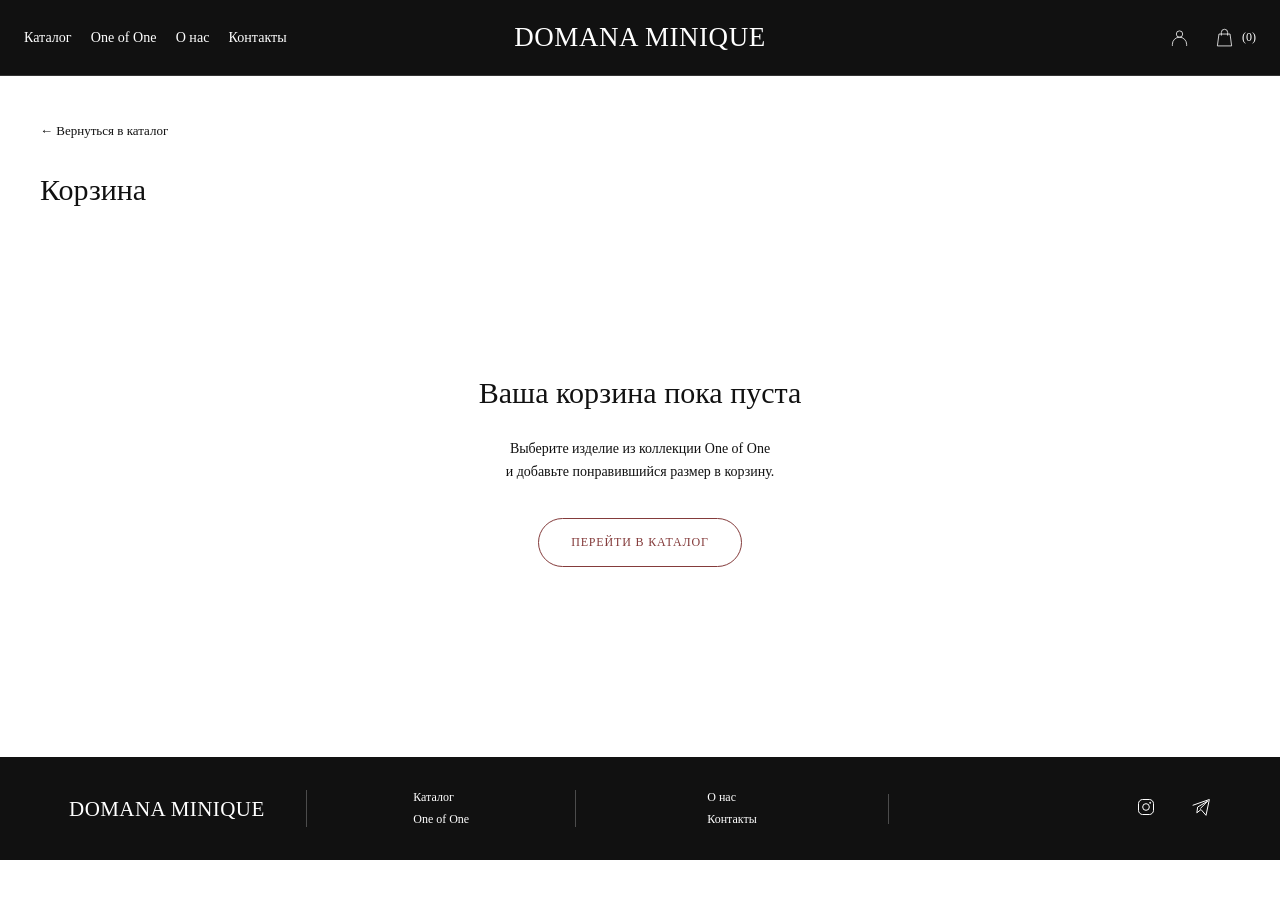
<file: cart.html>
<!doctype html><html lang="ru"><head><meta charset="utf-8"><meta name="viewport" content="width=device-width,initial-scale=1"><title>Корзина — Domana Minique</title><style>
:root{--wine:#843b3b;--paper:#f3ece6;--line:#e5dadd}*{box-sizing:border-box}body{margin:0;background:#fff;color:#33252a;font:16px Georgia,'Times New Roman',serif}a{color:inherit;text-decoration:none}button{font:inherit;color:inherit;cursor:pointer}button:focus-visible,a:focus-visible{outline:2px solid var(--wine);outline-offset:5px}.header{position:sticky;top:0;z-index:5;display:grid;grid-template-columns:1fr auto 1fr;align-items:center;gap:24px;padding:22px 24px;background:var(--paper);border-bottom:1px solid var(--line)}.nav{display:flex;gap:26px;font-size:14px}.brand{color:var(--wine);text-align:center;font-size:25px;line-height:.9}.brand span{display:block}.bag{justify-self:end;font-size:14px}.page{max-width:1400px;margin:auto;padding:45px 5% 90px;min-height:75vh}.back{font-size:13px;color:#876d77}.heading{display:flex;align-items:baseline;gap:20px;margin:28px 0 36px}h1{font-size:42px;font-weight:400;color:var(--wine);margin:0}.count{color:#876d77;font-size:14px}.layout{display:grid;grid-template-columns:minmax(0,1fr) 320px;gap:55px;align-items:start}.line{display:grid;grid-template-columns:130px minmax(0,1fr) auto;gap:24px;padding:26px 0;border-top:1px solid var(--line)}.line:last-child{border-bottom:1px solid var(--line)}.photo{display:block;background:#fafafa}.photo img{width:130px;height:165px;object-fit:contain;display:block}.line h2{font-size:17px;line-height:1.5;font-weight:400;color:var(--wine);margin:4px 0 12px}.meta{font-size:13px;color:#806c74;margin:8px 0}.unavailable{font-size:12px;color:#987581}.controls{display:flex;align-items:center;gap:20px;margin-top:20px;flex-wrap:wrap}.quantity{display:flex;align-items:center;border:1px solid #cdbcc3}.quantity button{width:33px;height:33px;border:0;background:#fff}.quantity button:disabled{opacity:.3;cursor:default}.quantity output{min-width:32px;text-align:center;font-size:14px}.remove{background:none;border:0;padding:4px 0;border-bottom:1px solid #bba8af;font-size:12px}.line-price{padding-top:7px;font-size:17px}.summary{background:#f7f2ef;padding:28px;position:sticky;top:125px;border:1px solid var(--line)}.summary h2{font-size:24px;font-weight:400;color:var(--wine);margin:0 0 28px}.total-row{display:flex;justify-content:space-between;gap:15px;font-size:14px;margin:18px 0}.total{border-top:1px solid #d9cbd0;padding-top:20px;font-size:20px}.checkout{display:block;width:100%;background:var(--wine);color:#fff;border:0;padding:16px 8px;margin-top:26px}.checkout:disabled{opacity:.5;cursor:not-allowed}.note{font-size:12px;line-height:1.7;color:#806c74}.continue{display:block;text-align:center;font-size:13px;margin-top:23px;text-decoration:underline;text-underline-offset:4px}.empty{text-align:center;padding:70px 20px 100px}.empty h2{font-size:28px;font-weight:400;color:var(--wine)}.empty p{line-height:1.7;color:#806c74}.shop-link{display:inline-block;background:var(--wine);color:white;padding:16px 32px;margin-top:20px}.status{color:var(--wine);font-size:14px;min-height:20px}.footer{background:var(--paper);padding:30px 5%;display:flex;justify-content:space-between;gap:20px;font-size:14px}[hidden]{display:none!important}@media(max-width:950px){.layout{grid-template-columns:minmax(0,1fr) 280px;gap:25px}.line{grid-template-columns:100px minmax(0,1fr);gap:16px}.photo img{width:100px;height:140px}.line-price{grid-column:2;padding-top:0}.nav{gap:16px}}@media(max-width:700px){.header{padding:18px 16px;gap:12px}.nav a:not(:first-child){display:none}.nav,.bag{font-size:12px}.brand{font-size:21px}.page{padding:28px 5% 55px}.layout{grid-template-columns:1fr;gap:30px}h1{font-size:34px}.heading{margin-bottom:26px}.summary{position:static}.line h2{font-size:15px}.footer{font-size:12px}.empty{padding:35px 0 60px}}
</style><link rel="stylesheet" href="assets/shop-common.css?v=collection-nav-8"></head><body class="cart-page"><header class="header"><nav class="desktop-nav" aria-label="Главное меню"><a href="catalog.html#collection">Каталог</a><a href="one-of-one.html">One of One</a><a href="about.html">О нас</a><a href="final%20catalog%20pre.html#contact">Контакты</a></nav><div class="menu-wrap"><button class="burger" id="menu-toggle" aria-label="Открыть меню" aria-controls="menu-drawer" aria-expanded="false"><span></span><span></span><span></span></button></div><a class="brand" href="final%20catalog%20pre.html"><span>DOMANA</span><span>MINIQUE</span></a><div class="nav nav-right"><div class="header-actions"><button class="icon-button" id="account-toggle" aria-label="Личный кабинет" aria-haspopup="dialog"><svg viewBox="0 0 24 24" aria-hidden="true"><circle cx="12" cy="7" r="4"/><path d="M3 22v-2a9 9 0 0 1 18 0v2"/></svg></button><button class="icon-button" id="bag-toggle" aria-label="Корзина"><svg viewBox="0 0 24 24" aria-hidden="true"><path d="m5 7-2 15h18L19 7ZM8 9V5a4 4 0 0 1 8 0v4"/></svg><span id="bag-count">(0)</span></button></div></div><form id="search-panel" class="search-panel" hidden role="search"><input id="search-input" type="search" aria-label="Поиск товаров" placeholder="Поиск по коллекции"><button type="submit">Найти →</button></form></header><main class="page"><a class="back" href="catalog.html#collection">← Вернуться в каталог</a><div class="heading"><h1>Корзина</h1><span class="count" id="item-count"></span></div><p class="status" id="status" role="status"></p><div class="layout" id="layout"><section id="lines" aria-label="Товары в корзине"></section><aside class="summary" aria-labelledby="summary-title"><h2 id="summary-title">Ваш заказ</h2><div class="total-row"><span>Товары, <span id="summary-count"></span> шт.</span><span>????</span></div><div class="total-row"><span>Доставка</span><span>Не рассчитана</span></div><div class="total-row total"><span>Итого</span><span>????</span></div><button class="checkout" disabled aria-describedby="checkout-note">Оформить заказ</button><p class="note" id="checkout-note">Цены пока не опубликованы, товары отсутствуют в наличии. Оформление заказа станет доступно после запуска продаж.</p><a class="continue" href="catalog.html#collection">Продолжить покупки</a></aside></div><section class="empty" id="empty" hidden><h2>Ваша корзина пока пуста</h2><p>Выберите изделие из коллекции One of One<br>и добавьте понравившийся размер в корзину.</p><a class="shop-link" id="empty-link" href="catalog.html#collection">Перейти в каталог</a></section></main><footer class="footer" id="contact" aria-label="Контакты"><a class="brand" href="final%20catalog%20pre.html"><span>DOMANA</span><span>MINIQUE</span></a><nav class="footer-nav" aria-label="Разделы коллекции"><a href="catalog.html#collection">Каталог</a><a href="one-of-one.html">One of One</a></nav><nav class="footer-nav" aria-label="Информация"><a href="about.html">О нас</a><a href="final%20catalog%20pre.html#contact">Контакты</a></nav><div class="socials"><button data-info="instagram" aria-label="Инстаграм"><svg viewBox="0 0 24 24" aria-hidden="true"><rect x="3" y="3" width="18" height="18" rx="5"/><circle cx="12" cy="12" r="4"/><circle cx="17" cy="7" r=".6" fill="currentColor"/></svg></button><button data-info="telegram" aria-label="Телеграм"><svg viewBox="0 0 24 24" aria-hidden="true"><path d="m2 10 20-7-4 19-6-7-5 4 1-7 12-7-9 9"/></svg></button></div></footer><script src="assets/shop-products.js?v=english-2"></script><script src="assets/shop-cart.js"></script><script>
const lines=document.querySelector('#lines'),status=document.querySelector('#status');
function renderCart(){const cart=getShopCart(),count=shopCartCount();document.querySelector('#layout').hidden=!cart.length;document.querySelector('#empty').hidden=!!cart.length;document.querySelector('#item-count').textContent=count?count+' шт.':'';document.querySelector('#summary-count').textContent=count;document.querySelector('#bag-count').textContent='('+count+')';lines.innerHTML=cart.map(x=>{const p=shopProducts.find(p=>p.id===x.id);return `<article class="line" data-id="${x.id}" data-size="${x.size}"><a class="photo" href="product.html?id=${p.id}"><img src="${p.image}" alt="${p.name}"></a><div><h2><a href="product.html?id=${p.id}">${p.name}</a></h2><p class="meta">Размер: ${x.size} · Цвет: ${p.color.toLowerCase()}</p><p class="unavailable">Нет в наличии</p><div class="controls"><div class="quantity" role="group" aria-label="Количество: ${p.name}, ${x.size}"><button data-action="minus" aria-label="Уменьшить количество" ${x.qty===1?'disabled':''}>−</button><output aria-label="Количество">${x.qty}</output><button data-action="plus" aria-label="Увеличить количество">+</button></div><button class="remove" data-action="remove" aria-label="Удалить ${p.name}, размер ${x.size}">Удалить</button></div></div><span class="line-price">????</span></article>`}).join('')}
lines.addEventListener('click',event=>{const button=event.target.closest('[data-action]');if(!button)return;const row=button.closest('[data-id]'),id=Number(row.dataset.id),size=row.dataset.size,cart=getShopCart(),line=cart.find(x=>x.id===id&&x.size===size);if(!line)return;try{if(button.dataset.action==='remove'){removeShopCart(id,size);status.textContent='Товар удалён из корзины.';const next=lines.querySelector('button:not(:disabled)')||document.querySelector('#empty-link');next.focus()}else{setShopCartQuantity(id,size,line.qty+(button.dataset.action==='plus'?1:-1));status.textContent='Количество обновлено.';const updated=[...lines.querySelectorAll('[data-id]')].find(x=>Number(x.dataset.id)===id&&x.dataset.size===size);const focus=updated?.querySelector(`[data-action="${button.dataset.action}"]:not(:disabled)`)||updated?.querySelector('[data-action="plus"]');focus?.focus()}}catch{status.textContent='Не удалось сохранить изменения. Проверьте настройки хранения данных в браузере.'}});
window.addEventListener('shop-cart-change',renderCart);renderCart();
</script><dialog class="menu-drawer" id="menu-drawer" aria-label="Главное меню"><div class="drawer-heading"><span>DOMANA MINIQUE</span><button class="drawer-close" type="button" aria-label="Закрыть меню">×</button></div><nav class="burger-menu" id="main-menu" aria-label="Главное меню"><a href="catalog.html#collection">Каталог</a><a href="one-of-one.html">One of One</a><a href="about.html">О нас</a><a href="final%20catalog%20pre.html#contact">Контакты</a></nav></dialog><script src="assets/shop-navigation.js?v=account-9"></script><script src="assets/shop-account.js"></script></body></html>
</file>
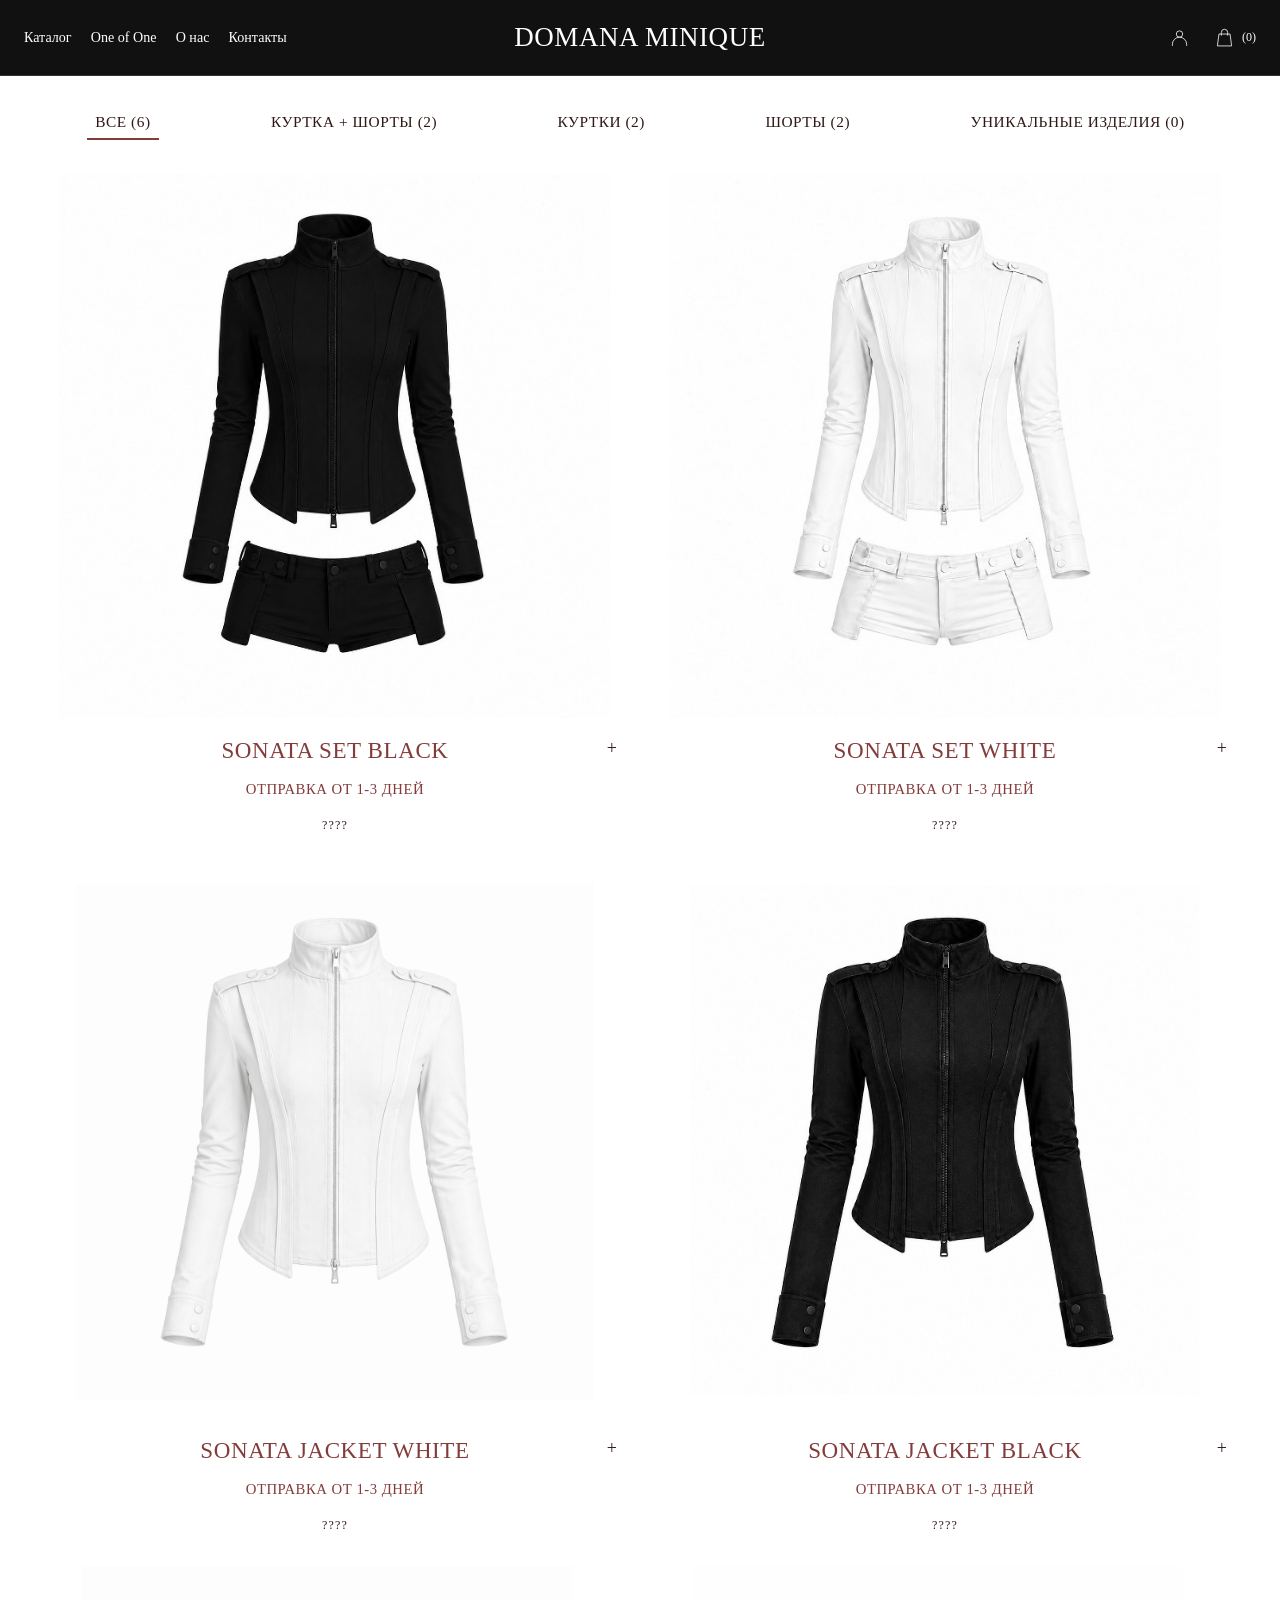
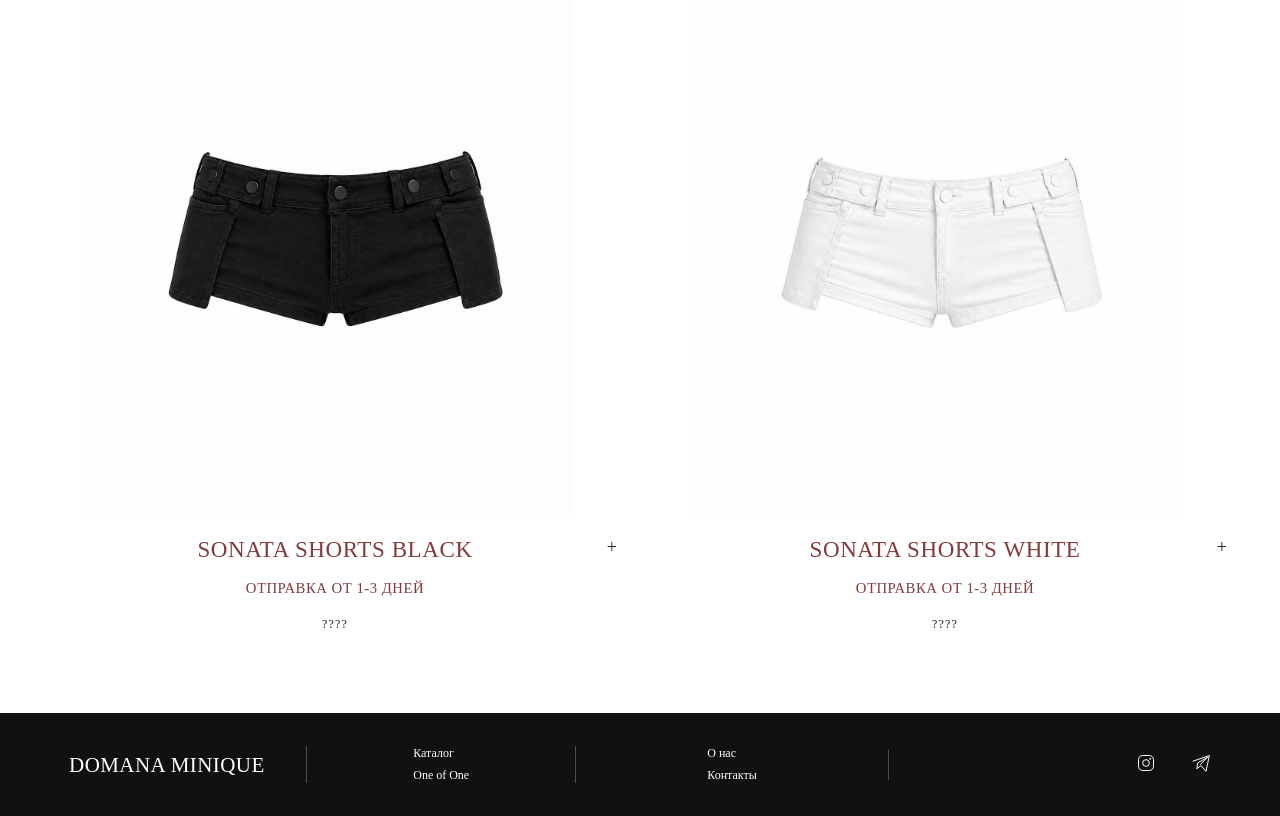
<file: catalog.html>
<!doctype html>
<html lang="ru">
<head><meta charset="UTF-8"><meta name="viewport" content="width=device-width, initial-scale=1"><meta name="theme-color" content="#f3ece6"><meta name="description" content="Domana Minique — коллекция осень–зима 2026. Вневременная элегантность и современная выразительность."><title>Каталог One of One — Domana Minique</title>

<link rel="preload" as="image" href="assets/sonata-campaign-1.jpg">
<style>
:root{--paper:#f3ece6;--wine:#843b3b;--ink:#2e1916;--line:#843b3b70;color-scheme:light}*{box-sizing:border-box}body{margin:0;background:var(--paper);color:var(--ink);font-family:Baskerville,'Times New Roman',serif;font-size:14px}button,input{font:inherit;color:inherit}button{cursor:pointer;background:none;border:0;padding:0}a{color:inherit;text-decoration:none}button,a{-webkit-tap-highlight-color:transparent}a:hover{text-decoration:underline;text-underline-offset:5px}:focus-visible{outline:1px solid var(--wine);outline-offset:5px}[hidden]{display:none!important}.catalog-content{background:radial-gradient(ellipse at 35% 45%,#fff8ef66,transparent 70%),var(--paper)}.header{height:clamp(83px,9vw,126px);display:grid;grid-template-columns:1fr auto 1fr;align-items:center;padding:0 5.4%;gap:28px;position:relative;z-index:5}.nav{display:flex;gap:clamp(28px,6vw,86px);align-items:center;font-size:clamp(12px,1.3vw,18px)}.nav a.active{border-bottom:1px solid var(--wine);padding-bottom:4px}.brand{display:block;text-align:center;font-family:Didot,'Bodoni MT','Times New Roman',serif;font-size:clamp(24px,2.5vw,35px);color:var(--wine);line-height:.87;letter-spacing:.02em}.brand span{display:block}.brand:hover{text-decoration:none}.brand .brand-ornament{font-family:Baskerville,serif;font-size:13px;line-height:1;margin:9px auto 0;letter-spacing:0}.nav-right{justify-content:flex-end;gap:clamp(22px,4.8vw,67px)}.header-actions{display:flex;align-items:center;gap:26px}.icon-button{display:flex;align-items:center;gap:8px;font-size:12px}.icon-button svg{width:19px;height:22px;fill:none;stroke:currentColor;stroke-width:1}.hero{height:40vw;max-height:630px;min-height:330px;background:url('assets/sonata-campaign-1.jpg') center/cover;position:relative;display:grid;grid-template-columns:1fr 1fr;align-items:center}.hero-copy{grid-column:2;text-align:center;color:var(--wine);padding:20px 5% 22px}.season{font-size:clamp(22px,2.4vw,34px);font-style:italic;letter-spacing:.03em;margin:0 0 15px}.hero h1{font-size:clamp(34px,4.7vw,70px);font-weight:400;letter-spacing:.06em;margin:0;line-height:1.2}.ornament{display:flex;align-items:center;gap:7px;width:140px;margin:24px auto 30px;color:var(--wine)}.ornament:before,.ornament:after{content:'';height:1px;flex:1;background:#843b3b55}.outline-button{display:inline-flex;align-items:center;justify-content:center;gap:16px;min-height:34px;border:1px solid #843b3b;padding:8px 25px;font-size:12px;letter-spacing:.07em;text-transform:uppercase;background:#f8f0e620}.outline-button span{font-size:20px;line-height:14px}.outline-button:hover{background:#fff6eb55;text-decoration:none}.editorial-strip{display:grid;grid-template-columns:repeat(3,minmax(0,1fr));gap:14px;margin:22px 3.125% 0}.editorial-image{aspect-ratio:1.29;background-image:url('assets/campaign-details.png');background-size:300% 100%;background-position:var(--position) center}.collection{margin:0 3.125%;scroll-margin-top:20px}.categories{display:flex;align-items:center;justify-content:space-around;gap:14px;min-height:91px;padding:22px 4.5%}.category{font-size:clamp(11px,1.2vw,16px);letter-spacing:.035em;padding:10px 8px 7px;border-bottom:2px solid transparent;text-transform:uppercase;white-space:nowrap}.category[aria-pressed=true]{border-color:var(--wine)}.product-grid{display:grid;grid-template-columns:repeat(4,minmax(0,1fr));gap:28px 12px;align-items:start}.product-image{display:block;width:100%;aspect-ratio:1.07;background:#fff;overflow:hidden;padding:0;border:0}.product-photo{display:block;width:100%;height:100%;background:#fff;overflow:hidden;pointer-events:none}.card-caption{position:relative;min-height:64px;padding:9px 25px 0 11px;line-height:1.5}.product-name{display:block;text-transform:uppercase;font-size:clamp(10px,1.18vw,16px);letter-spacing:.045em;text-align:left;min-height:2.8em;line-height:1.4}.price{display:block;font-size:12px;letter-spacing:.1em}.save{position:absolute;right:13px;top:9px;font-size:18px;line-height:1.2}.save[aria-pressed=true]{color:var(--wine)}.empty-state{text-align:center;padding:40px 20px;font-style:italic}.maison{position:relative;margin:35px 0 0;min-height:310px;height:30vw;max-height:460px;background:url('assets/maison-plaque.png') center/100% 100% no-repeat;display:grid;place-items:center;scroll-margin-top:20px}.maison-copy{width:65%;text-align:center;padding:12px 0 0;color:var(--wine);position:relative}.maison-signature{display:block;width:88%;height:auto;margin:0 auto -2px;overflow:visible}.maison-signature .ink-stroke{opacity:1}.maison h2{font-size:16px;font-weight:400;letter-spacing:.19em;margin:4px 0 14px}.maison p{font-size:11px;line-height:1.6;letter-spacing:.13em;margin:0 0 16px}.maison .outline-button{font-size:10px;padding:6px 26px;min-height:28px}.footer{display:grid;grid-template-columns:1.1fr 1.25fr 1.45fr 1.5fr;align-items:center;min-height:103px;padding:23px 5.4%;gap:0;background:linear-gradient(#e8dcd34d,transparent)}.footer .brand{font-size:21px;text-align:left;justify-self:start}.footer-nav{border-left:1px solid #843b3b66;display:grid;gap:7px;justify-content:center;font-size:12px}.socials{border-left:1px solid #843b3b66;display:flex;justify-content:flex-end;align-items:center;gap:35px;min-height:30px}.socials svg{width:20px;height:20px;stroke:currentColor;stroke-width:1.2;fill:none}.search-panel{position:absolute;right:5.4%;top:85%;background:#f7efe7;border:1px solid #843b3b;padding:12px;display:flex;gap:12px;box-shadow:0 8px 30px #41291a22}.search-panel input{border:1px solid #843b3b;padding:9px;background:transparent;min-width:0}.notice{position:fixed;bottom:22px;left:50%;translate:-50% 0;background:#f7eee5;border:1px solid #843b3b;color:var(--wine);padding:10px 20px;font-size:13px;max-width:90vw;text-align:center;z-index:50}.notice:empty{display:none}dialog{width:min(440px,calc(100% - 40px));max-height:90svh;overflow:auto;background:var(--paper);color:var(--ink);border:1px solid #843b3b;padding:35px;text-align:center;box-shadow:0 20px 80px #301d1544}dialog::backdrop{background:#160b0877}.dialog-close{position:absolute;right:15px;top:8px;font-size:26px}.dialog-kicker{font-size:10px;letter-spacing:.2em}.dialog-product-image{width:100%;height:min(40svh,320px);background:#fff;display:block;overflow:hidden}dialog h2{font-weight:400;font-size:25px;color:var(--wine)}dialog p{line-height:1.6;font-size:13px}.intro-screen{display:none;position:fixed;inset:0;z-index:1000;background:#fff;place-items:center}.intro-active .intro-screen{display:grid}.intro-active,.intro-active body{overflow:hidden}.intro-active .catalog-content{visibility:hidden}.intro-active.intro-revealing .catalog-content{visibility:visible}.intro-signature{display:block;width:min(86vw,1120px);height:auto;overflow:visible}.intro-signature .ink-stroke{opacity:0}
@media(min-width:1600px){.catalog-content{max-width:1800px;margin:auto}.hero{height:630px}.maison{height:460px}}
@media(max-width:760px){.header{height:112px;padding:14px 5%;grid-template-columns:1fr 1fr;gap:14px}.header>.brand{grid-column:1/-1;grid-row:1;font-size:25px}.brand .brand-ornament{display:none}.nav{font-size:12px;gap:26px}.nav-right>a{display:none}.nav-right{justify-content:flex-end}.header-actions{gap:22px}.hero{min-height:410px;grid-template-columns:1fr;background-position:35% center;align-items:end}.hero-copy{grid-column:1;margin:0 0 0 auto;width:68%;padding:25px 10px 30px;background:linear-gradient(90deg,transparent,#f3e9dfb0 25%)}.season{font-size:22px;margin-bottom:8px}.hero h1{font-size:clamp(28px,6.5vw,42px)}.ornament{margin:14px auto 18px;width:115px}.hero .outline-button{font-size:9px;padding:9px 12px;gap:10px}.editorial-strip{gap:8px;margin:15px 4% 0}.editorial-image{aspect-ratio:.85}.collection{margin:0 4%}.categories{gap:8px;justify-content:space-between;padding:17px 0;min-height:76px;overflow-x:auto}.category{font-size:9px;padding:9px 3px;letter-spacing:0}.product-grid{grid-template-columns:repeat(2,minmax(0,1fr));gap:22px 12px}.product-image{aspect-ratio:3/4}.card-caption{padding:8px 22px 0 3px}.product-name{font-size:10px;letter-spacing:.01em}.price{font-size:11px}.save{right:3px;font-size:18px}.maison{min-height:280px;height:auto;margin-top:24px;background-size:cover;background-position:center}.maison-copy{width:82%;padding:35px 5px}.maison-signature{width:100%;margin-bottom:8px}.maison h2{font-size:14px}.maison p{font-size:9px;letter-spacing:.09em}.footer{grid-template-columns:1fr 1fr;padding:25px 6%;gap:24px}.footer>.brand{grid-column:1/-1;justify-self:center;text-align:center}.footer-nav{border:0;text-align:center}.footer-nav+.footer-nav{border-left:1px solid #843b3b55}.socials{grid-column:1/-1;border:0;justify-content:center}.search-panel{left:5%;right:5%;top:100%}.search-panel input{width:100%}}

/* Original Sonata campaign photographs. */
.hero{background-image:linear-gradient(90deg,rgba(243,236,230,.96),rgba(243,236,230,.78) 28%,rgba(243,236,230,0) 52%),url('assets/sonata-campaign-1.jpg');background-position:center,center 44%}
.hero-copy{grid-column:1;position:relative}
.editorial-image{display:block;width:100%;height:auto;aspect-ratio:3/2;object-fit:cover;background:none}
@media(max-width:760px){.hero{background-image:linear-gradient(0deg,rgba(243,236,230,.96),rgba(243,236,230,0) 60%),url('assets/sonata-campaign-1.jpg');background-position:center,62% center;min-height:480px}.hero-copy{width:100%;margin:0;padding:22px 12px;background:none}.editorial-image{aspect-ratio:3/2}}

/* Full-width photographic campaign, without overlaid copy. */
.hero.campaign-slider{display:block;position:relative;background:none;height:auto;min-height:0;max-height:none;aspect-ratio:3/2;overflow:hidden}
.campaign-slides{position:absolute;inset:0}
.campaign-slide{position:absolute;inset:0;display:block;width:100%;height:100%;object-fit:cover;object-position:center;opacity:0;transition:opacity 1.1s ease-in-out}
.campaign-slide.is-active{opacity:1}
@media(prefers-reduced-motion:reduce){.campaign-slide{transition:none}}

.header{gap:20px}.nav{gap:clamp(18px,3vw,48px)}.nav-right{gap:clamp(18px,3vw,48px)}
.categories{padding-inline:0;gap:10px;flex-wrap:wrap}.category{white-space:normal}
.product-name{min-height:4.2em}.maison p{letter-spacing:.07em}
@media(max-width:760px){.nav{gap:16px}.categories{justify-content:center}.category{font-size:10px}.product-name{min-height:5.6em}}

html{scroll-behavior:smooth}.menu-wrap{position:relative;justify-self:start}.burger{width:44px;height:44px;display:flex;flex-direction:column;justify-content:center;gap:6px;padding:10px;color:var(--wine)}.burger span{display:block;width:24px;height:1px;background:currentColor;transition:transform .2s,opacity .2s}.burger[aria-expanded=true] span:nth-child(1){transform:translateY(7px) rotate(45deg)}.burger[aria-expanded=true] span:nth-child(2){opacity:0}.burger[aria-expanded=true] span:nth-child(3){transform:translateY(-7px) rotate(-45deg)}.burger-menu{position:absolute;top:calc(100% + 12px);left:0;width:240px;padding:15px 24px;background:var(--paper);border:1px solid var(--line);box-shadow:0 12px 30px #301d151a;z-index:10}.burger-menu a{display:block;padding:16px 0;font-size:18px;color:var(--wine)}.burger-menu a+a{border-top:1px solid var(--line)}
.about-details{margin:35px auto 50px;width:87.5%;max-width:1100px;scroll-margin-top:25px}.about-details h2{text-align:center;font-size:30px;font-weight:400;color:var(--wine);margin:0 0 24px}.about-accordion{border-top:1px solid var(--line)}.about-accordion details{border-bottom:1px solid var(--line)}.about-accordion summary{list-style:none;cursor:pointer;display:flex;justify-content:space-between;align-items:center;gap:20px;padding:22px 5px;font-size:18px}.about-accordion summary::-webkit-details-marker{display:none}.about-accordion summary:after{content:'+';font-size:24px;color:var(--wine)}.about-accordion details[open] summary:after{content:'−'}.about-answer{padding:0 5px 22px;max-width:800px;line-height:1.7;font-size:16px}.about-answer p{margin:0}#contact{scroll-margin-top:20px}
@media(max-width:760px){.header{grid-template-columns:44px 1fr auto;height:88px;gap:10px}.header>.brand{grid-column:2;grid-row:1;font-size:23px}.menu-wrap{grid-column:1;grid-row:1}.header>.nav-right{grid-column:3;grid-row:1}.header-actions{gap:12px}.about-accordion summary{font-size:16px}.burger-menu{width:min(260px,85vw)}}
@media(prefers-reduced-motion:reduce){html{scroll-behavior:auto}.burger span{transition:none}}

html.drawer-open,html.drawer-open body{overflow:hidden}
dialog.menu-drawer{position:fixed;inset:0 auto 0 0;margin:0;width:min(420px,88vw);height:100dvh;max-height:none;max-width:none;border:0;border-right:1px solid var(--line);border-radius:0;padding:32px;text-align:left;background:var(--paper);box-shadow:12px 0 60px #301d1526;transform:translateX(-100%);transition:transform .35s cubic-bezier(.22,.61,.36,1);overflow-y:auto}
dialog.menu-drawer.is-open{transform:translateX(0)}
dialog.menu-drawer::backdrop{background:rgba(24,12,9,0);transition:background .35s}
dialog.menu-drawer.is-open::backdrop{background:rgba(24,12,9,.45)}
.drawer-heading{display:flex;align-items:center;justify-content:space-between;gap:20px;color:var(--wine);font-size:18px;letter-spacing:.04em;padding-bottom:35px}.drawer-close{width:44px;height:44px;font-size:34px;font-weight:400;line-height:1}
.menu-drawer .burger-menu{position:static;width:100%;padding:0;background:none;border:0;box-shadow:none}.menu-drawer .burger-menu a{padding:24px 0;font-size:25px}
@media(max-width:760px){dialog.menu-drawer{padding:24px}.drawer-heading{font-size:16px}.menu-drawer .burger-menu a{font-size:23px}}
@media(prefers-reduced-motion:reduce){dialog.menu-drawer,dialog.menu-drawer::backdrop{transition:none}}

/* Persistent header: desktop links on the left, mobile drawer. */
.header{position:sticky;top:0;z-index:100;height:clamp(88px,9vw,126px);padding-inline:24px;background:rgba(243,236,230,.97);border-bottom:1px solid rgba(132,59,59,.18)}
.desktop-nav{display:flex;align-items:center;justify-content:flex-start;gap:clamp(18px,2.4vw,38px);font-size:clamp(12px,1.3vw,18px);white-space:nowrap}
.menu-wrap{display:none}
#collection,#about,#contact{scroll-margin-top:145px}
@media(max-width:760px){.desktop-nav{display:none}.menu-wrap{display:block}.header{height:88px;padding-inline:5%;grid-template-columns:44px 1fr auto}#collection,#about,#contact{scroll-margin-top:108px}}

/* White collection and information area. */
.white-catalog-area{background:#fff;display:flow-root;padding-bottom:1px}
.white-catalog-area .product-grid{grid-template-columns:repeat(2,minmax(0,1fr));gap:32px 20px}
.white-catalog-area .maison{background:#fff}
.white-catalog-area .about-details{background:#fff}
@media(max-width:760px){.white-catalog-area .product-grid{gap:24px 12px}}

/* Compact brand signature between products and information. */
.white-catalog-area .maison{height:auto;min-height:0;max-height:none;margin:40px 0 0;padding:0 24px}
.white-catalog-area .maison-copy{width:min(65%,700px);padding:0}
.white-catalog-area .maison-signature{width:100%;margin:0 auto}
.white-catalog-area .about-details{margin-top:32px;margin-bottom:40px}
@media(max-width:760px){.white-catalog-area .maison{margin-top:28px;padding:0 20px}.white-catalog-area .maison-copy{width:90%;padding:0}.white-catalog-area .about-details{margin-top:24px;margin-bottom:32px}}
</style><link rel="stylesheet" href="assets/shop-common.css?v=collection-nav-8"></head><body class="catalog-page">

<div class="catalog-content">
<header class="header"><nav class="desktop-nav" aria-label="Главное меню"><a href="catalog.html#collection">Каталог</a><a href="one-of-one.html">One of One</a><a href="about.html">О нас</a><a href="#contact">Контакты</a></nav><div class="menu-wrap"><button class="burger" id="menu-toggle" aria-label="Открыть меню" aria-controls="menu-drawer" aria-expanded="false"><span></span><span></span><span></span></button></div><a class="brand" href="final%20catalog%20pre.html"><span>DOMANA</span><span>MINIQUE</span></a><div class="nav nav-right"><div class="header-actions"><button class="icon-button" id="account-toggle" aria-label="Личный кабинет" aria-haspopup="dialog"><svg viewBox="0 0 24 24" aria-hidden="true"><circle cx="12" cy="7" r="4"/><path d="M3 22v-2a9 9 0 0 1 18 0v2"/></svg></button><button class="icon-button" id="bag-toggle" aria-label="Корзина"><svg viewBox="0 0 24 24" aria-hidden="true"><path d="m5 7-2 15h18L19 7ZM8 9V5a4 4 0 0 1 8 0v4"/></svg><span id="bag-count">(0)</span></button></div></div><form id="search-panel" class="search-panel" hidden role="search"><input id="search-input" type="search" aria-label="Поиск товаров" placeholder="Поиск по коллекции"><button type="submit">Найти →</button></form></header>
<main>


<div class="white-catalog-area"><section class="collection" id="collection" aria-label="Коллекция «Соната»"><nav class="categories" aria-label="Категории товаров"><button class="category" data-category="All" aria-pressed="true">ВСЕ (6)</button><button class="category" data-category="Sets" aria-pressed="false">КУРТКА + ШОРТЫ (2)</button><button class="category" data-category="Jackets" aria-pressed="false">КУРТКИ (2)</button><button class="category" data-category="Shorts" aria-pressed="false">ШОРТЫ (2)</button><button class="category" data-category="One-of-One" aria-pressed="false">УНИКАЛЬНЫЕ ИЗДЕЛИЯ (0)</button></nav><div class="product-grid"></div><p class="empty-state" hidden>В этой подборке пока нет товаров.</p></section>
</div></main>
<footer class="footer" id="contact" aria-label="Контакты"><a class="brand" href="final%20catalog%20pre.html"><span>DOMANA</span><span>MINIQUE</span></a><nav class="footer-nav" aria-label="Разделы коллекции"><a href="#collection">Каталог</a><a href="one-of-one.html">One of One</a></nav><nav class="footer-nav" aria-label="Информация"><a href="about.html">О нас</a><a href="#contact">Контакты</a></nav><div class="socials"><button data-info="instagram" aria-label="Инстаграм"><svg viewBox="0 0 24 24" aria-hidden="true"><rect x="3" y="3" width="18" height="18" rx="5"/><circle cx="12" cy="12" r="4"/><circle cx="17" cy="7" r=".6" fill="currentColor"/></svg></button><button data-info="telegram" aria-label="Телеграм"><svg viewBox="0 0 24 24" aria-hidden="true"><path d="m2 10 20-7-4 19-6-7-5 4 1-7 12-7-9 9"/></svg></button></div></footer>
</div><p class="notice" role="status" aria-live="polite"></p><dialog aria-labelledby="dialog-title"><button class="dialog-close" aria-label="Закрыть">×</button><p class="dialog-kicker">DOMANA MINIQUE</p><h2 id="dialog-title"></h2><p id="dialog-copy"></p><button class="outline-button dialog-action" hidden>Добавить в подборку</button></dialog>

<script src="assets/shop-products.js?v=english-2"></script><script src="assets/shop-cart.js"></script><script>
const items=[{"id":0,"name":"SONATA SET BLACK","category":"Sets","color":"Чёрный","size":["XS","S","M"],"sourcePrice":14000,"availability":"Нет в наличии","shipping":"ОТПРАВКА 1-3 РАБОЧИХ ДНЕЙ","image":"assets/products/sonata-set-black.jpg","imageSource":"https://static.tildacdn.com/stor3937-3136-4631-b366-366530336437/09b3295f8e34fd6e9d4ed08d0d5b8a06.jpg","source":"https://domanaminique.com/katalog/tproduct/245130277773-sonata-set-black"},{"id":1,"name":"SONATA SET WHITE","category":"Sets","color":"Белый","size":["XS","S","M"],"sourcePrice":14000,"availability":"Нет в наличии","shipping":"ОТПРАВКА 1-3 ДНЕЙ","image":"assets/products/sonata-set-white.jpg","imageSource":"https://static.tildacdn.com/stor3030-3937-4265-b734-373331626663/b4e1e9c13d135118f2f7e552c21f4d7c.jpg","source":"https://domanaminique.com/katalog/tproduct/587734210412-sonata-set-white"},{"id":2,"name":"SONATA JACKET WHITE","category":"Jackets","color":"Белый","size":["XS","S","M"],"sourcePrice":10400,"availability":"Нет в наличии","shipping":"ОТПРАВКА 1-3 ДНЕЙ","image":"assets/products/sonata-jacket-white.png","imageSource":"https://static.tildacdn.com/stor6437-3234-4265-b661-346165383936/2778f3e6fe843bd4673b49b44a3cc3b4.png","source":"https://domanaminique.com/katalog/tproduct/506227044452-sonata-jacket-white"},{"id":3,"name":"SONATA JACKET BLACK","category":"Jackets","color":"Чёрный","size":["XS","S","M"],"sourcePrice":10400,"availability":"Нет в наличии","shipping":"ОТПРАВКА 1-3 РАБОЧИХ ДНЕЙ","image":"assets/products/sonata-jacket-black.jpg","imageSource":"https://static.tildacdn.com/stor6637-6661-4664-b066-303335313730/32ebe460e05f3b716c684d46758fa6bf.jpg","source":"https://domanaminique.com/katalog/tproduct/341627478762-sonata-jacket-black"},{"id":4,"name":"SONATA SHORTS BLACK","category":"Shorts","color":"Чёрный","size":["XS","S","M"],"sourcePrice":4500,"availability":"Нет в наличии","shipping":"ОТПРАВКА 1-3 РАБОЧИХ ДНЕЙ","image":"assets/products/sonata-shorts-black.jpg","imageSource":"https://static.tildacdn.com/stor3236-6561-4462-a532-383862663330/ffb1f2ded9436a25ad8bb4af1070a2ca.jpg","source":"https://domanaminique.com/katalog/tproduct/724954335642-sonata-shorts-black"},{"id":5,"name":"SONATA SHORTS WHITE","category":"Shorts","color":"Белый","size":["XS","S","M"],"sourcePrice":4500,"availability":"Нет в наличии","shipping":"ОТПРАВКА 1-3 ДНЕЙ","image":"assets/products/sonata-shorts-white.jpg","imageSource":"https://static.tildacdn.com/stor3139-6530-4431-b532-386336376565/7dac039cf0747d68d7b346de8ae7e837.jpg","source":"https://domanaminique.com/katalog/tproduct/314224034722-sonata-shorts-white"}];
const photoFrames={
 'SONATA SET BLACK':{view:'80 -8 480 640',width:640,height:640},
 'SONATA SET WHITE':{view:'80 -8 480 640',width:640,height:640},
 'SONATA JACKET BLACK':{view:'60 -25 520 693.333',width:640,height:640},
 'SONATA JACKET WHITE':{view:'125 -42 1004 1338.667',width:1254,height:1254},
 'SONATA SHORTS BLACK':{view:'60 242 540 720',width:640,height:1138},
 'SONATA SHORTS WHITE':{view:'60 242 540 720',width:640,height:1138}
};
function productPhoto(item,className='product-photo'){
 const frame=photoFrames[item.name];
 return `<svg class="${className}" viewBox="${frame.view}" preserveAspectRatio="xMidYMid meet" role="img" aria-label="${item.name}"><image href="${item.image}" width="${frame.width}" height="${frame.height}"/></svg>`;
}


const state={category:'All',query:(new URLSearchParams(location.search).get('q')||'').trim().toLowerCase(),saved:new Set()};const grid=document.querySelector('.product-grid'),dialog=document.querySelector('dialog'),notice=document.querySelector('.notice');let timer;
function announce(message){notice.textContent=message;clearTimeout(timer);timer=setTimeout(()=>notice.textContent='',3500)}
function matchingItems(){return items.filter(item=>(state.category==='All'||item.category===state.category)&&item.name.toLowerCase().includes(state.query))}
function render(){const list=matchingItems();const cards=list.map(item=>{const article=document.createElement('article');article.className='product-card';article.innerHTML=`<a class="product-image" href="product.html?id=${item.id}" aria-label="Подробнее: ${item.name}">${productPhoto(item)}</a><div class="card-caption"><a class="product-name" href="product.html?id=${item.id}">${item.name}</a><p class="product-shipping">ОТПРАВКА ОТ 1-3 ДНЕЙ</p><span class="price">????</span><button class="save" data-save="${item.id}" aria-label="Сохранить: ${item.name}" aria-pressed="${state.saved.has(item.id)}">${state.saved.has(item.id)?'✓':'+'}</button></div>`;return article});
const rows=[];
for(let index=0;index<cards.length;index+=2){
 const row=document.createElement('div');row.className='product-pair';
 row.setAttribute('role','group');row.setAttribute('aria-label','Товары '+(index+1)+'–'+Math.min(index+2,cards.length));
 row.append(...cards.slice(index,index+2));rows.push(row);
}
grid.replaceChildren(...rows);document.querySelector('.empty-state').hidden=list.length>0;document.querySelector('#bag-count').textContent='('+window.shopCartCount()+')'}
function choose(category){state.category=category;document.querySelectorAll('[data-category]').forEach(button=>button.setAttribute('aria-pressed',button.dataset.category===category));render()}
function save(id){if(state.saved.has(id))state.saved.delete(id);else state.saved.add(id);render();announce(state.saved.has(id)?'Добавлено в подборку':'Удалено из подборки')}
function show(title,copy){dialog.querySelector('.dialog-product-image')?.remove();document.querySelector('#dialog-title').textContent=title;document.querySelector('#dialog-copy').textContent=copy;document.querySelector('.dialog-action').hidden=true;dialog.showModal()}
document.addEventListener('click',event=>{const product=event.target.closest('[data-product]'),saved=event.target.closest('[data-save]');if(saved)save(Number(saved.dataset.save));if(product){const item=items[Number(product.dataset.product)];show(item.name,`Цена: ????. ${item.category==='Sets'?'Куртка + шорты.':item.category==='Jackets'?'Куртка.':'Шорты.'} ${item.color}. Размеры: ${item.size.join(', ')}. Нет в наличии.`);document.querySelector('#dialog-title').insertAdjacentHTML('beforebegin',productPhoto(item,'dialog-product-image'));const action=document.querySelector('.dialog-action');action.hidden=false;action.textContent=state.saved.has(item.id)?'Удалить из подборки':'Добавить в подборку';action.onclick=()=>{save(item.id);action.textContent=state.saved.has(item.id)?'Удалить из подборки':'Добавить в подборку'}}});
document.querySelectorAll('[data-category]').forEach(button=>button.addEventListener('click',()=>choose(button.dataset.category)));document.querySelectorAll('[data-archive]').forEach(link=>link.addEventListener('click',()=>{state.query='';document.querySelector('#search-input').value='';choose('One-of-One')}));document.querySelector('#bag-toggle').addEventListener('click',()=>window.openShopCart());
const info={story:['Наша история','Domana Minique — бренд женской одежды на пересечении вневременной элегантности и современной выразительности.'],contact:['Контакты','Контактные данные появятся к запуску коллекции.'],instagram:['Инстаграм','Ссылка на официальный профиль скоро появится.'],telegram:['Телеграм','Ссылка на официальный канал скоро появится.'],pinterest:['Пинтерест','Ссылка на официальный профиль скоро появится.']};document.querySelectorAll('[data-info]').forEach(link=>link.addEventListener('click',event=>{event.preventDefault();show(...info[link.dataset.info])}));document.querySelector('.dialog-close').addEventListener('click',()=>dialog.close());dialog.addEventListener('click',event=>{if(event.target===dialog){const r=dialog.getBoundingClientRect();if(event.clientX<r.left||event.clientX>r.right||event.clientY<r.top||event.clientY>r.bottom)dialog.close()}});render();
</script><dialog class="menu-drawer" id="menu-drawer" aria-label="Главное меню"><div class="drawer-heading"><span>DOMANA MINIQUE</span><button class="drawer-close" type="button" aria-label="Закрыть меню">×</button></div><nav class="burger-menu" id="main-menu" aria-label="Главное меню"><a href="catalog.html#collection">Каталог</a><a href="one-of-one.html">One of One</a><a href="about.html">О нас</a><a href="#contact">Контакты</a></nav></dialog><script>
(() => {
 const toggle=document.querySelector('#menu-toggle');
 const drawer=document.querySelector('#menu-drawer');
 const close=drawer.querySelector('.drawer-close');
 const mobileMenu=matchMedia('(max-width:760px)');
 mobileMenu.addEventListener('change',event=>{if(!event.matches&&drawer.open)closeMenu()});
 let closing=false;
 function closeMenu(target){
   if(!drawer.open || closing)return;
   closing=true;drawer.classList.remove('is-open');
   setTimeout(()=>{
     drawer.close();closing=false;document.documentElement.classList.remove('drawer-open');
     toggle.setAttribute('aria-expanded','false');
     if(target){const section=document.querySelector(target);if(section){section.scrollIntoView({behavior:matchMedia('(prefers-reduced-motion: reduce)').matches?'instant':'smooth'});section.setAttribute('tabindex','-1');section.focus({preventScroll:true})}}
     else toggle.focus();
   },matchMedia('(prefers-reduced-motion: reduce)').matches?0:350);
 }
 toggle.addEventListener('click',()=>{if(drawer.open)return;drawer.showModal();document.documentElement.classList.add('drawer-open');toggle.setAttribute('aria-expanded','true');requestAnimationFrame(()=>requestAnimationFrame(()=>drawer.classList.add('is-open')));close.focus()});
 close.addEventListener('click',()=>closeMenu());
 drawer.addEventListener('cancel',event=>{event.preventDefault();closeMenu()});
 drawer.addEventListener('click',event=>{if(event.target===drawer){const box=drawer.getBoundingClientRect();if(event.clientX>box.right||event.clientX<box.left)closeMenu()}});
 drawer.querySelectorAll('a').forEach(link=>link.addEventListener('click',event=>{const href=link.getAttribute('href');if(href.startsWith('#')){event.preventDefault();closeMenu(href)}}));
 document.querySelectorAll('[data-collection-link]').forEach(link=>link.addEventListener('click',()=>{state.query='';document.querySelector('#search-input').value='';choose('All')}));
})();
</script><script src="assets/shop-account.js"></script></body></html>
</file>
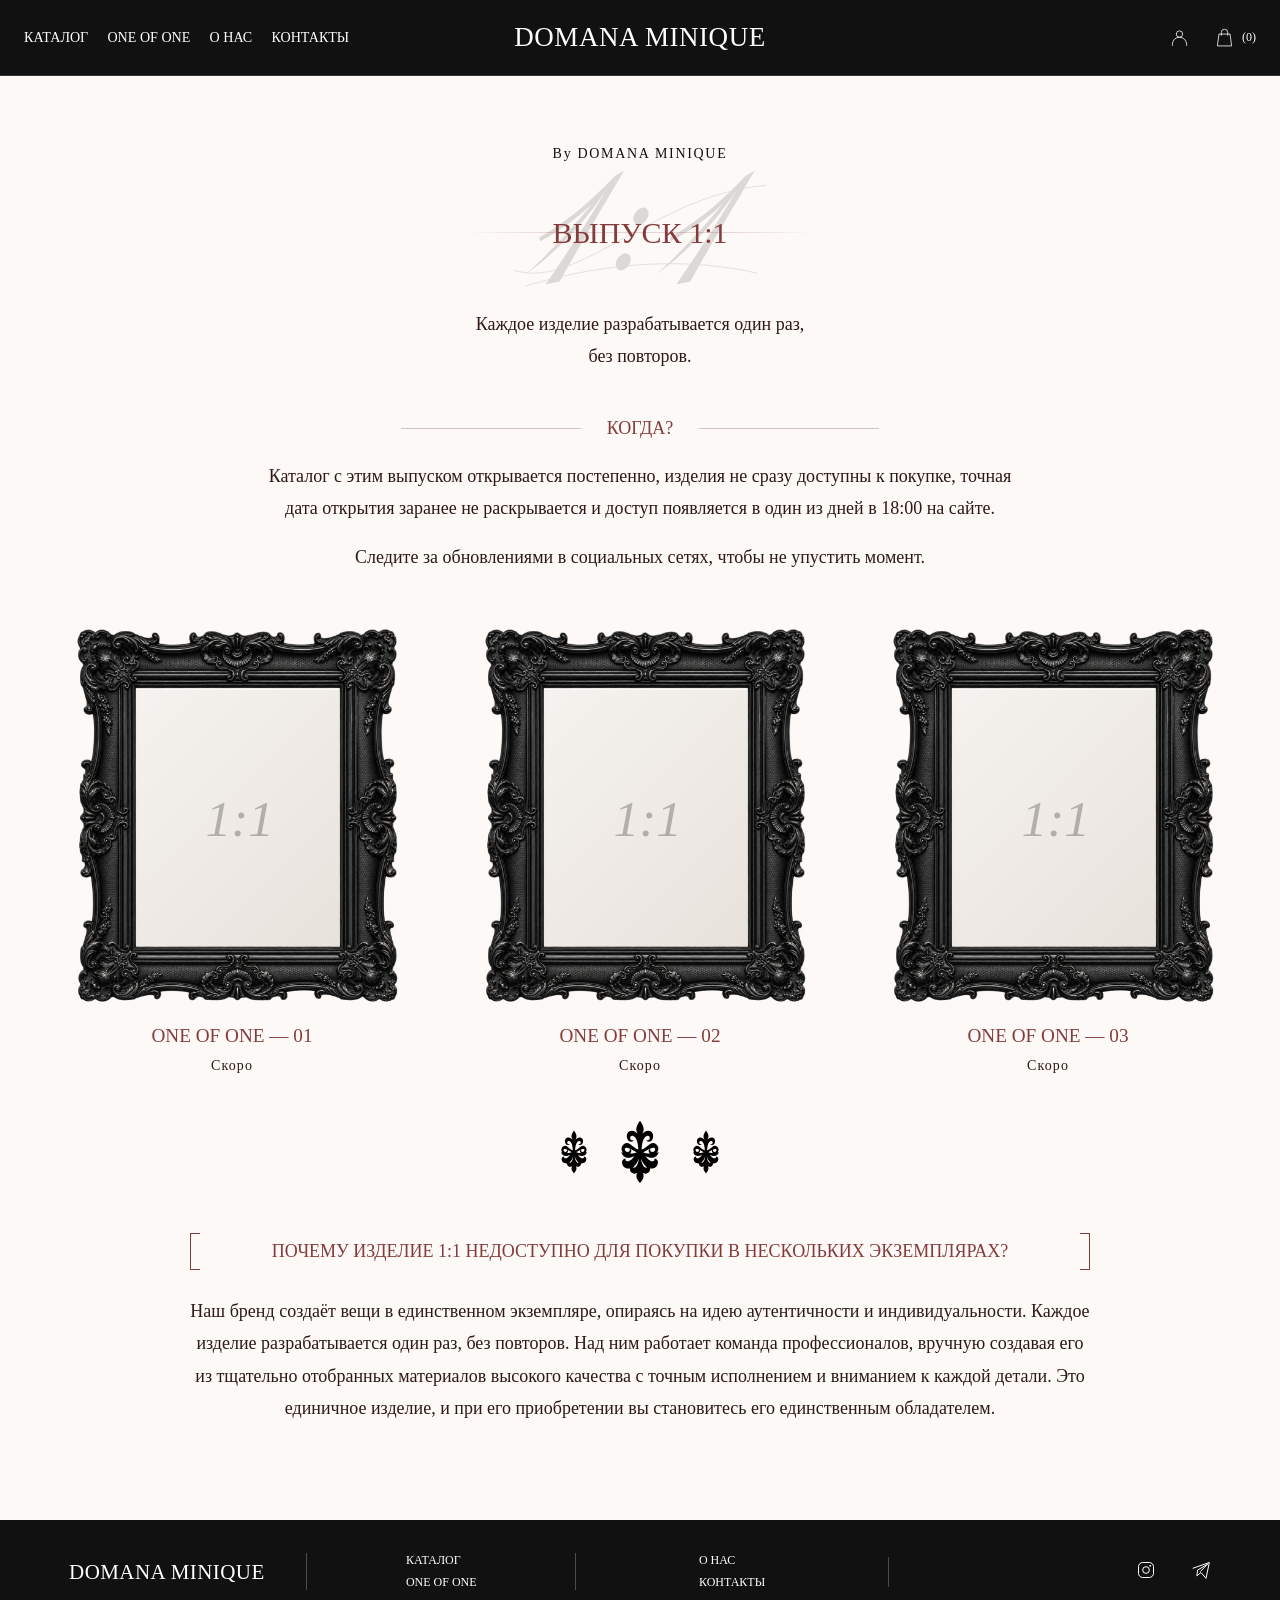
<file: one-of-one.html>
<!doctype html>
<html lang="ru">
<head><meta charset="UTF-8"><meta name="viewport" content="width=device-width, initial-scale=1"><meta name="theme-color" content="#f3ece6"><meta name="description" content="Domana Minique — коллекция осень–зима 2026. Вневременная элегантность и современная выразительность."><title>One of One — Domana Minique</title>

<link rel="preload" as="image" href="assets/sonata-campaign-1.jpg">
<style>
:root{--paper:#f3ece6;--wine:#843b3b;--ink:#2e1916;--line:#843b3b70;color-scheme:light}*{box-sizing:border-box}body{margin:0;background:var(--paper);color:var(--ink);font-family:Baskerville,'Times New Roman',serif;font-size:14px}button,input{font:inherit;color:inherit}button{cursor:pointer;background:none;border:0;padding:0}a{color:inherit;text-decoration:none}button,a{-webkit-tap-highlight-color:transparent}a:hover{text-decoration:underline;text-underline-offset:5px}:focus-visible{outline:1px solid var(--wine);outline-offset:5px}[hidden]{display:none!important}.catalog-content{background:radial-gradient(ellipse at 35% 45%,#fff8ef66,transparent 70%),var(--paper)}.header{height:clamp(83px,9vw,126px);display:grid;grid-template-columns:1fr auto 1fr;align-items:center;padding:0 5.4%;gap:28px;position:relative;z-index:5}.nav{display:flex;gap:clamp(28px,6vw,86px);align-items:center;font-size:clamp(12px,1.3vw,18px)}.nav a.active{border-bottom:1px solid var(--wine);padding-bottom:4px}.brand{display:block;text-align:center;font-family:Didot,'Bodoni MT','Times New Roman',serif;font-size:clamp(24px,2.5vw,35px);color:var(--wine);line-height:.87;letter-spacing:.02em}.brand span{display:block}.brand:hover{text-decoration:none}.brand .brand-ornament{font-family:Baskerville,serif;font-size:13px;line-height:1;margin:9px auto 0;letter-spacing:0}.nav-right{justify-content:flex-end;gap:clamp(22px,4.8vw,67px)}.header-actions{display:flex;align-items:center;gap:26px}.icon-button{display:flex;align-items:center;gap:8px;font-size:12px}.icon-button svg{width:19px;height:22px;fill:none;stroke:currentColor;stroke-width:1}.hero{height:40vw;max-height:630px;min-height:330px;background:url('assets/sonata-campaign-1.jpg') center/cover;position:relative;display:grid;grid-template-columns:1fr 1fr;align-items:center}.hero-copy{grid-column:2;text-align:center;color:var(--wine);padding:20px 5% 22px}.season{font-size:clamp(22px,2.4vw,34px);font-style:italic;letter-spacing:.03em;margin:0 0 15px}.hero h1{font-size:clamp(34px,4.7vw,70px);font-weight:400;letter-spacing:.06em;margin:0;line-height:1.2}.ornament{display:flex;align-items:center;gap:7px;width:140px;margin:24px auto 30px;color:var(--wine)}.ornament:before,.ornament:after{content:'';height:1px;flex:1;background:#843b3b55}.outline-button{display:inline-flex;align-items:center;justify-content:center;gap:16px;min-height:34px;border:1px solid #843b3b;padding:8px 25px;font-size:12px;letter-spacing:.07em;text-transform:uppercase;background:#f8f0e620}.outline-button span{font-size:20px;line-height:14px}.outline-button:hover{background:#fff6eb55;text-decoration:none}.editorial-strip{display:grid;grid-template-columns:repeat(3,minmax(0,1fr));gap:14px;margin:22px 3.125% 0}.editorial-image{aspect-ratio:1.29;background-image:url('assets/campaign-details.png');background-size:300% 100%;background-position:var(--position) center}.collection{margin:0 3.125%;scroll-margin-top:20px}.categories{display:flex;align-items:center;justify-content:space-around;gap:14px;min-height:91px;padding:22px 4.5%}.category{font-size:clamp(11px,1.2vw,16px);letter-spacing:.035em;padding:10px 8px 7px;border-bottom:2px solid transparent;text-transform:uppercase;white-space:nowrap}.category[aria-pressed=true]{border-color:var(--wine)}.product-grid{display:grid;grid-template-columns:repeat(4,minmax(0,1fr));gap:28px 12px;align-items:start}.product-image{display:block;width:100%;aspect-ratio:1.07;background:#fff;overflow:hidden;padding:0;border:0}.product-photo{display:block;width:100%;height:100%;background:#fff;overflow:hidden;pointer-events:none}.card-caption{position:relative;min-height:64px;padding:9px 25px 0 11px;line-height:1.5}.product-name{display:block;text-transform:uppercase;font-size:clamp(10px,1.18vw,16px);letter-spacing:.045em;text-align:left;min-height:2.8em;line-height:1.4}.price{display:block;font-size:12px;letter-spacing:.1em}.save{position:absolute;right:13px;top:9px;font-size:18px;line-height:1.2}.save[aria-pressed=true]{color:var(--wine)}.empty-state{text-align:center;padding:40px 20px;font-style:italic}.maison{position:relative;margin:35px 0 0;min-height:310px;height:30vw;max-height:460px;background:url('assets/maison-plaque.png') center/100% 100% no-repeat;display:grid;place-items:center;scroll-margin-top:20px}.maison-copy{width:65%;text-align:center;padding:12px 0 0;color:var(--wine);position:relative}.maison-signature{display:block;width:88%;height:auto;margin:0 auto -2px;overflow:visible}.maison-signature .ink-stroke{opacity:1}.maison h2{font-size:16px;font-weight:400;letter-spacing:.19em;margin:4px 0 14px}.maison p{font-size:11px;line-height:1.6;letter-spacing:.13em;margin:0 0 16px}.maison .outline-button{font-size:10px;padding:6px 26px;min-height:28px}.footer{display:grid;grid-template-columns:1.1fr 1.25fr 1.45fr 1.5fr;align-items:center;min-height:103px;padding:23px 5.4%;gap:0;background:linear-gradient(#e8dcd34d,transparent)}.footer .brand{font-size:21px;text-align:left;justify-self:start}.footer-nav{border-left:1px solid #843b3b66;display:grid;gap:7px;justify-content:center;font-size:12px}.socials{border-left:1px solid #843b3b66;display:flex;justify-content:flex-end;align-items:center;gap:35px;min-height:30px}.socials svg{width:20px;height:20px;stroke:currentColor;stroke-width:1.2;fill:none}.search-panel{position:absolute;right:5.4%;top:85%;background:#f7efe7;border:1px solid #843b3b;padding:12px;display:flex;gap:12px;box-shadow:0 8px 30px #41291a22}.search-panel input{border:1px solid #843b3b;padding:9px;background:transparent;min-width:0}.notice{position:fixed;bottom:22px;left:50%;translate:-50% 0;background:#f7eee5;border:1px solid #843b3b;color:var(--wine);padding:10px 20px;font-size:13px;max-width:90vw;text-align:center;z-index:50}.notice:empty{display:none}dialog{width:min(440px,calc(100% - 40px));max-height:90svh;overflow:auto;background:var(--paper);color:var(--ink);border:1px solid #843b3b;padding:35px;text-align:center;box-shadow:0 20px 80px #301d1544}dialog::backdrop{background:#160b0877}.dialog-close{position:absolute;right:15px;top:8px;font-size:26px}.dialog-kicker{font-size:10px;letter-spacing:.2em}.dialog-product-image{width:100%;height:min(40svh,320px);background:#fff;display:block;overflow:hidden}dialog h2{font-weight:400;font-size:25px;color:var(--wine)}dialog p{line-height:1.6;font-size:13px}.intro-screen{display:none;position:fixed;inset:0;z-index:1000;background:#fff;place-items:center}.intro-active .intro-screen{display:grid}.intro-active,.intro-active body{overflow:hidden}.intro-active .catalog-content{visibility:hidden}.intro-active.intro-revealing .catalog-content{visibility:visible}.intro-signature{display:block;width:min(86vw,1120px);height:auto;overflow:visible}.intro-signature .ink-stroke{opacity:0}
@media(min-width:1600px){.catalog-content{max-width:1800px;margin:auto}.hero{height:630px}.maison{height:460px}}
@media(max-width:760px){.header{height:112px;padding:14px 5%;grid-template-columns:1fr 1fr;gap:14px}.header>.brand{grid-column:1/-1;grid-row:1;font-size:25px}.brand .brand-ornament{display:none}.nav{font-size:12px;gap:26px}.nav-right>a{display:none}.nav-right{justify-content:flex-end}.header-actions{gap:22px}.hero{min-height:410px;grid-template-columns:1fr;background-position:35% center;align-items:end}.hero-copy{grid-column:1;margin:0 0 0 auto;width:68%;padding:25px 10px 30px;background:linear-gradient(90deg,transparent,#f3e9dfb0 25%)}.season{font-size:22px;margin-bottom:8px}.hero h1{font-size:clamp(28px,6.5vw,42px)}.ornament{margin:14px auto 18px;width:115px}.hero .outline-button{font-size:9px;padding:9px 12px;gap:10px}.editorial-strip{gap:8px;margin:15px 4% 0}.editorial-image{aspect-ratio:.85}.collection{margin:0 4%}.categories{gap:8px;justify-content:space-between;padding:17px 0;min-height:76px;overflow-x:auto}.category{font-size:9px;padding:9px 3px;letter-spacing:0}.product-grid{grid-template-columns:repeat(2,minmax(0,1fr));gap:22px 12px}.product-image{aspect-ratio:3/4}.card-caption{padding:8px 22px 0 3px}.product-name{font-size:10px;letter-spacing:.01em}.price{font-size:11px}.save{right:3px;font-size:18px}.maison{min-height:280px;height:auto;margin-top:24px;background-size:cover;background-position:center}.maison-copy{width:82%;padding:35px 5px}.maison-signature{width:100%;margin-bottom:8px}.maison h2{font-size:14px}.maison p{font-size:9px;letter-spacing:.09em}.footer{grid-template-columns:1fr 1fr;padding:25px 6%;gap:24px}.footer>.brand{grid-column:1/-1;justify-self:center;text-align:center}.footer-nav{border:0;text-align:center}.footer-nav+.footer-nav{border-left:1px solid #843b3b55}.socials{grid-column:1/-1;border:0;justify-content:center}.search-panel{left:5%;right:5%;top:100%}.search-panel input{width:100%}}

/* Original Sonata campaign photographs. */
.hero{background-image:linear-gradient(90deg,rgba(243,236,230,.96),rgba(243,236,230,.78) 28%,rgba(243,236,230,0) 52%),url('assets/sonata-campaign-1.jpg');background-position:center,center 44%}
.hero-copy{grid-column:1;position:relative}
.editorial-image{display:block;width:100%;height:auto;aspect-ratio:3/2;object-fit:cover;background:none}
@media(max-width:760px){.hero{background-image:linear-gradient(0deg,rgba(243,236,230,.96),rgba(243,236,230,0) 60%),url('assets/sonata-campaign-1.jpg');background-position:center,62% center;min-height:480px}.hero-copy{width:100%;margin:0;padding:22px 12px;background:none}.editorial-image{aspect-ratio:3/2}}

/* Full-width photographic campaign, without overlaid copy. */
.hero.campaign-slider{display:block;position:relative;background:none;height:auto;min-height:0;max-height:none;aspect-ratio:3/2;overflow:hidden}
.campaign-slides{position:absolute;inset:0}
.campaign-slide{position:absolute;inset:0;display:block;width:100%;height:100%;object-fit:cover;object-position:center;opacity:0;transition:opacity 1.1s ease-in-out}
.campaign-slide.is-active{opacity:1}
@media(prefers-reduced-motion:reduce){.campaign-slide{transition:none}}

.header{gap:20px}.nav{gap:clamp(18px,3vw,48px)}.nav-right{gap:clamp(18px,3vw,48px)}
.categories{padding-inline:0;gap:10px;flex-wrap:wrap}.category{white-space:normal}
.product-name{min-height:4.2em}.maison p{letter-spacing:.07em}
@media(max-width:760px){.nav{gap:16px}.categories{justify-content:center}.category{font-size:10px}.product-name{min-height:5.6em}}

html{scroll-behavior:smooth}.menu-wrap{position:relative;justify-self:start}.burger{width:44px;height:44px;display:flex;flex-direction:column;justify-content:center;gap:6px;padding:10px;color:var(--wine)}.burger span{display:block;width:24px;height:1px;background:currentColor;transition:transform .2s,opacity .2s}.burger[aria-expanded=true] span:nth-child(1){transform:translateY(7px) rotate(45deg)}.burger[aria-expanded=true] span:nth-child(2){opacity:0}.burger[aria-expanded=true] span:nth-child(3){transform:translateY(-7px) rotate(-45deg)}.burger-menu{position:absolute;top:calc(100% + 12px);left:0;width:240px;padding:15px 24px;background:var(--paper);border:1px solid var(--line);box-shadow:0 12px 30px #301d151a;z-index:10}.burger-menu a{display:block;padding:16px 0;font-size:18px;color:var(--wine)}.burger-menu a+a{border-top:1px solid var(--line)}
.about-details{margin:35px auto 50px;width:87.5%;max-width:1100px;scroll-margin-top:25px}.about-details h2{text-align:center;font-size:30px;font-weight:400;color:var(--wine);margin:0 0 24px}.about-accordion{border-top:1px solid var(--line)}.about-accordion details{border-bottom:1px solid var(--line)}.about-accordion summary{list-style:none;cursor:pointer;display:flex;justify-content:space-between;align-items:center;gap:20px;padding:22px 5px;font-size:18px}.about-accordion summary::-webkit-details-marker{display:none}.about-accordion summary:after{content:'+';font-size:24px;color:var(--wine)}.about-accordion details[open] summary:after{content:'−'}.about-answer{padding:0 5px 22px;max-width:800px;line-height:1.7;font-size:16px}.about-answer p{margin:0}#contact{scroll-margin-top:20px}
@media(max-width:760px){.header{grid-template-columns:44px 1fr auto;height:88px;gap:10px}.header>.brand{grid-column:2;grid-row:1;font-size:23px}.menu-wrap{grid-column:1;grid-row:1}.header>.nav-right{grid-column:3;grid-row:1}.header-actions{gap:12px}.about-accordion summary{font-size:16px}.burger-menu{width:min(260px,85vw)}}
@media(prefers-reduced-motion:reduce){html{scroll-behavior:auto}.burger span{transition:none}}

html.drawer-open,html.drawer-open body{overflow:hidden}
dialog.menu-drawer{position:fixed;inset:0 auto 0 0;margin:0;width:min(420px,88vw);height:100dvh;max-height:none;max-width:none;border:0;border-right:1px solid var(--line);border-radius:0;padding:32px;text-align:left;background:var(--paper);box-shadow:12px 0 60px #301d1526;transform:translateX(-100%);transition:transform .35s cubic-bezier(.22,.61,.36,1);overflow-y:auto}
dialog.menu-drawer.is-open{transform:translateX(0)}
dialog.menu-drawer::backdrop{background:rgba(24,12,9,0);transition:background .35s}
dialog.menu-drawer.is-open::backdrop{background:rgba(24,12,9,.45)}
.drawer-heading{display:flex;align-items:center;justify-content:space-between;gap:20px;color:var(--wine);font-size:18px;letter-spacing:.04em;padding-bottom:35px}.drawer-close{width:44px;height:44px;font-size:34px;font-weight:400;line-height:1}
.menu-drawer .burger-menu{position:static;width:100%;padding:0;background:none;border:0;box-shadow:none}.menu-drawer .burger-menu a{padding:24px 0;font-size:25px}
@media(max-width:760px){dialog.menu-drawer{padding:24px}.drawer-heading{font-size:16px}.menu-drawer .burger-menu a{font-size:23px}}
@media(prefers-reduced-motion:reduce){dialog.menu-drawer,dialog.menu-drawer::backdrop{transition:none}}

/* Persistent header: desktop links on the left, mobile drawer. */
.header{position:sticky;top:0;z-index:100;height:clamp(88px,9vw,126px);padding-inline:24px;background:rgba(243,236,230,.97);border-bottom:1px solid rgba(132,59,59,.18)}
.desktop-nav{display:flex;align-items:center;justify-content:flex-start;gap:clamp(18px,2.4vw,38px);font-size:clamp(12px,1.3vw,18px);white-space:nowrap}
.menu-wrap{display:none}
#collection,#about,#contact{scroll-margin-top:145px}
@media(max-width:760px){.desktop-nav{display:none}.menu-wrap{display:block}.header{height:88px;padding-inline:5%;grid-template-columns:44px 1fr auto}#collection,#about,#contact{scroll-margin-top:108px}}

/* White collection and information area. */
.white-catalog-area{background:#fff;display:flow-root;padding-bottom:1px}
.white-catalog-area .product-grid{grid-template-columns:repeat(2,minmax(0,1fr));gap:32px 20px}
.white-catalog-area .maison{background:#fff}
.white-catalog-area .about-details{background:#fff}
@media(max-width:760px){.white-catalog-area .product-grid{gap:24px 12px}}

/* Compact brand signature between products and information. */
.white-catalog-area .maison{height:auto;min-height:0;max-height:none;margin:40px 0 0;padding:0 24px}
.white-catalog-area .maison-copy{width:min(65%,700px);padding:0}
.white-catalog-area .maison-signature{width:100%;margin:0 auto}
.white-catalog-area .about-details{margin-top:32px;margin-bottom:40px}
@media(max-width:760px){.white-catalog-area .maison{margin-top:28px;padding:0 20px}.white-catalog-area .maison-copy{width:90%;padding:0}.white-catalog-area .about-details{margin-top:24px;margin-bottom:32px}}
</style><link rel="stylesheet" href="assets/shop-common.css?v=collection-nav-8"><link rel="stylesheet" href="assets/one-of-one.css?v=compact-frames-12"></head><body class="one-of-one-page">

<div class="catalog-content">
<header class="header"><nav class="desktop-nav" aria-label="Главное меню"><a href="catalog.html#collection">Каталог</a><a href="one-of-one.html">One of One</a><a href="about.html">О нас</a><a href="#contact">Контакты</a></nav><div class="menu-wrap"><button class="burger" id="menu-toggle" aria-label="Открыть меню" aria-controls="menu-drawer" aria-expanded="false"><span></span><span></span><span></span></button></div><a class="brand" href="final%20catalog%20pre.html"><span>DOMANA</span><span>MINIQUE</span></a><div class="nav nav-right"><div class="header-actions"><button class="icon-button" id="account-toggle" aria-label="Личный кабинет" aria-haspopup="dialog"><svg viewBox="0 0 24 24" aria-hidden="true"><circle cx="12" cy="7" r="4"/><path d="M3 22v-2a9 9 0 0 1 18 0v2"/></svg></button><button class="icon-button" id="bag-toggle" aria-label="Корзина"><svg viewBox="0 0 24 24" aria-hidden="true"><path d="m5 7-2 15h18L19 7ZM8 9V5a4 4 0 0 1 8 0v4"/></svg><span id="bag-count">(0)</span></button></div></div><form id="search-panel" class="search-panel" hidden role="search"><input id="search-input" type="search" aria-label="Поиск товаров" placeholder="Поиск по коллекции"><button type="submit">Найти →</button></form></header>
<main class="exclusive-page">
<section class="exclusive-intro" aria-labelledby="exclusive-title"><p class="exclusive-kicker">By DOMANA MINIQUE</p><div class="exclusive-title-wrap"><svg class="exclusive-monogram" viewBox="0 0 300 140" fill="none" aria-hidden="true" focusable="false"><g fill="currentColor"><path d="M28 115C72 75 97 42 123 10L133 4C115 35 85 85 64 123L49 126C76 87 98 52 113 26C91 49 66 68 43 80L42 76C78 55 102 32 123 10C101 48 69 85 28 115Z"/><path d="M168 115C212 75 237 42 263 10L273 4C255 35 225 85 204 123L189 126C216 87 238 52 253 26C231 49 206 68 183 80L182 76C218 55 242 32 263 10C241 48 209 85 168 115Z"/><ellipse cx="151" cy="53" rx="7" ry="10" transform="rotate(35 151 53)"/><ellipse cx="132" cy="102" rx="7" ry="10" transform="rotate(35 132 102)"/></g><path d="M15 111C85 133 165 30 285 20M27 128C120 100 206 98 275 114" stroke="currentColor" stroke-width=".8"/></svg><h1 id="exclusive-title">Выпуск 1:1</h1></div><p>Каждое изделие разрабатывается один раз,<br>без повторов.</p></section>
<section class="exclusive-release" aria-labelledby="release-title"><h2 id="release-title">Когда?</h2><p>Каталог с этим выпуском открывается постепенно, изделия не сразу доступны к покупке, точная дата открытия заранее не раскрывается и доступ появляется в один из дней в 18:00 на сайте.</p><p>Следите за обновлениями в социальных сетях, чтобы не упустить момент.</p></section>
<section class="exclusive-cards" tabindex="0" aria-label="Изделия One of One — прокрутите вправо, чтобы увидеть все три карточки"><article class="exclusive-card"><div class="exclusive-frame"><div class="exclusive-card-window"><span>1:1</span></div><img class="exclusive-frame-image" src="assets/one-of-one/black-frame.png" alt="" aria-hidden="true"></div><h2>ONE OF ONE — 01</h2><p>Скоро</p></article><article class="exclusive-card"><div class="exclusive-frame"><div class="exclusive-card-window"><span>1:1</span></div><img class="exclusive-frame-image" src="assets/one-of-one/black-frame.png" alt="" aria-hidden="true"></div><h2>ONE OF ONE — 02</h2><p>Скоро</p></article><article class="exclusive-card"><div class="exclusive-frame"><div class="exclusive-card-window"><span>1:1</span></div><img class="exclusive-frame-image" src="assets/one-of-one/black-frame.png" alt="" aria-hidden="true"></div><h2>ONE OF ONE — 03</h2><p>Скоро</p></article></section>
<div class="exclusive-divider" aria-hidden="true"><svg class="exclusive-ornament" width="40" height="64" focusable="false" aria-hidden="true" xmlns="http://www.w3.org/2000/svg" viewBox="0 0 100 160" fill="#000">
<path d="M50 2C42 13 38 22 43 32L50 44L57 32C62 22 58 13 50 2ZM50 42C35 17 12 27 18 46C20 54 29 57 35 51C22 53 23 37 33 40C43 44 45 60 46 74C29 67 25 54 14 58C-3 64 4 88 19 86C28 85 32 75 24 71C28 82 12 83 12 73C13 63 32 75 42 81C25 86 12 84 3 80C7 94 21 99 36 90C23 110 11 103 14 96C1 96 2 118 18 121C33 124 43 109 47 96C45 120 32 124 29 114C18 127 31 139 43 132C37 145 46 152 50 158C54 152 63 145 57 132C69 139 82 127 71 114C68 124 55 120 53 96C57 109 67 124 82 121C98 118 99 96 86 96C89 103 77 110 64 90C79 99 93 94 97 80C88 84 75 86 58 81C68 75 87 63 88 73C88 83 72 82 76 71C68 75 72 85 81 86C96 88 103 64 86 58C75 54 71 67 54 74C55 60 57 44 67 40C77 37 78 53 65 51C71 57 80 54 82 46C88 27 65 17 50 42Z"/>
</svg><svg class="exclusive-ornament exclusive-ornament-center" width="40" height="64" focusable="false" aria-hidden="true" xmlns="http://www.w3.org/2000/svg" viewBox="0 0 100 160" fill="#000">
<path d="M50 2C42 13 38 22 43 32L50 44L57 32C62 22 58 13 50 2ZM50 42C35 17 12 27 18 46C20 54 29 57 35 51C22 53 23 37 33 40C43 44 45 60 46 74C29 67 25 54 14 58C-3 64 4 88 19 86C28 85 32 75 24 71C28 82 12 83 12 73C13 63 32 75 42 81C25 86 12 84 3 80C7 94 21 99 36 90C23 110 11 103 14 96C1 96 2 118 18 121C33 124 43 109 47 96C45 120 32 124 29 114C18 127 31 139 43 132C37 145 46 152 50 158C54 152 63 145 57 132C69 139 82 127 71 114C68 124 55 120 53 96C57 109 67 124 82 121C98 118 99 96 86 96C89 103 77 110 64 90C79 99 93 94 97 80C88 84 75 86 58 81C68 75 87 63 88 73C88 83 72 82 76 71C68 75 72 85 81 86C96 88 103 64 86 58C75 54 71 67 54 74C55 60 57 44 67 40C77 37 78 53 65 51C71 57 80 54 82 46C88 27 65 17 50 42Z"/>
</svg><svg class="exclusive-ornament" width="40" height="64" focusable="false" aria-hidden="true" xmlns="http://www.w3.org/2000/svg" viewBox="0 0 100 160" fill="#000">
<path d="M50 2C42 13 38 22 43 32L50 44L57 32C62 22 58 13 50 2ZM50 42C35 17 12 27 18 46C20 54 29 57 35 51C22 53 23 37 33 40C43 44 45 60 46 74C29 67 25 54 14 58C-3 64 4 88 19 86C28 85 32 75 24 71C28 82 12 83 12 73C13 63 32 75 42 81C25 86 12 84 3 80C7 94 21 99 36 90C23 110 11 103 14 96C1 96 2 118 18 121C33 124 43 109 47 96C45 120 32 124 29 114C18 127 31 139 43 132C37 145 46 152 50 158C54 152 63 145 57 132C69 139 82 127 71 114C68 124 55 120 53 96C57 109 67 124 82 121C98 118 99 96 86 96C89 103 77 110 64 90C79 99 93 94 97 80C88 84 75 86 58 81C68 75 87 63 88 73C88 83 72 82 76 71C68 75 72 85 81 86C96 88 103 64 86 58C75 54 71 67 54 74C55 60 57 44 67 40C77 37 78 53 65 51C71 57 80 54 82 46C88 27 65 17 50 42Z"/>
</svg></div>
<section class="exclusive-story" aria-labelledby="unique-title"><h2 id="unique-title">Почему изделие 1:1 недоступно для покупки в нескольких экземплярах?</h2><p>Наш бренд создаёт вещи в единственном экземпляре, опираясь на идею аутентичности и индивидуальности. Каждое изделие разрабатывается один раз, без повторов. Над ним работает команда профессионалов, вручную создавая его из тщательно отобранных материалов высокого качества с точным исполнением и вниманием к каждой детали. Это единичное изделие, и при его приобретении вы становитесь его единственным обладателем.</p></section></main>
<footer class="footer" id="contact" aria-label="Контакты"><a class="brand" href="final%20catalog%20pre.html"><span>DOMANA</span><span>MINIQUE</span></a><nav class="footer-nav" aria-label="Разделы коллекции"><a href="catalog.html#collection">Каталог</a><a href="one-of-one.html">One of One</a></nav><nav class="footer-nav" aria-label="Информация"><a href="about.html">О нас</a><a href="#contact">Контакты</a></nav><div class="socials"><button data-info="instagram" aria-label="Инстаграм"><svg viewBox="0 0 24 24" aria-hidden="true"><rect x="3" y="3" width="18" height="18" rx="5"/><circle cx="12" cy="12" r="4"/><circle cx="17" cy="7" r=".6" fill="currentColor"/></svg></button><button data-info="telegram" aria-label="Телеграм"><svg viewBox="0 0 24 24" aria-hidden="true"><path d="m2 10 20-7-4 19-6-7-5 4 1-7 12-7-9 9"/></svg></button></div></footer>
</div><p class="notice" role="status" aria-live="polite"></p><dialog aria-labelledby="dialog-title"><button class="dialog-close" aria-label="Закрыть">×</button><p class="dialog-kicker">DOMANA MINIQUE</p><h2 id="dialog-title"></h2><p id="dialog-copy"></p><button class="outline-button dialog-action" hidden>Добавить в подборку</button></dialog>

<script src="assets/shop-products.js?v=english-2"></script><script src="assets/shop-cart.js"></script><dialog class="menu-drawer" id="menu-drawer" aria-label="Главное меню"><div class="drawer-heading"><span>DOMANA MINIQUE</span><button class="drawer-close" type="button" aria-label="Закрыть меню">×</button></div><nav class="burger-menu" id="main-menu" aria-label="Главное меню"><a href="catalog.html#collection">Каталог</a><a href="one-of-one.html">One of One</a><a href="about.html">О нас</a><a href="#contact">Контакты</a></nav></dialog><script src="assets/shop-navigation.js?v=account-9"></script><script src="assets/shop-account.js"></script></body></html>
</file>
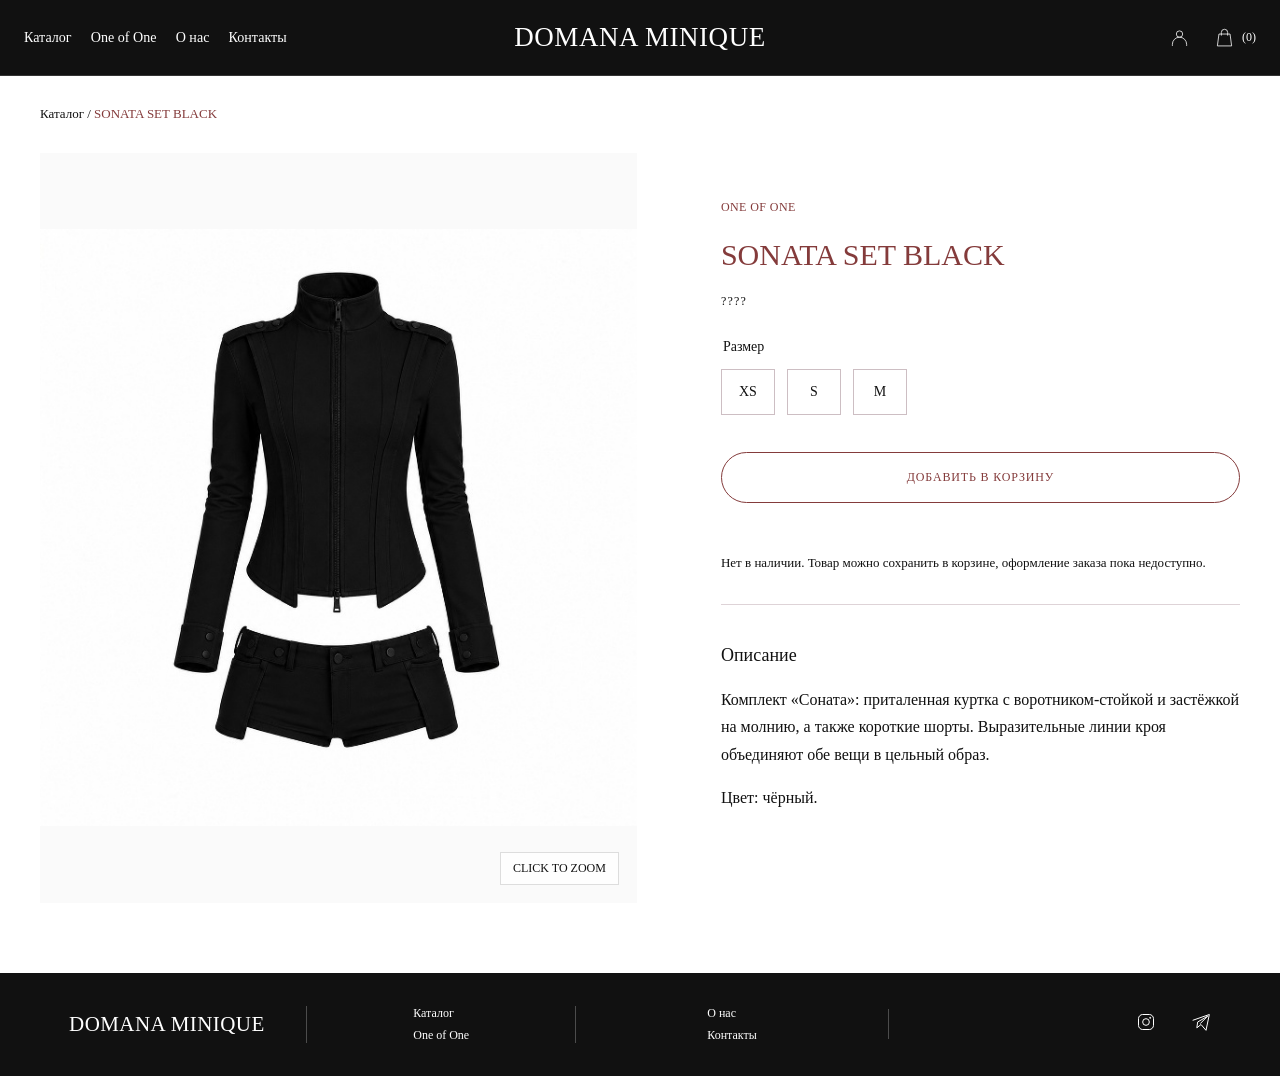
<file: product.html>
<!doctype html><html lang="ru"><head><meta charset="utf-8"><meta name="viewport" content="width=device-width,initial-scale=1"><title>Товар — Domana Minique</title><style>
:root{--wine:#843b3b;--paper:#f3ece6}*{box-sizing:border-box}body{margin:0;color:#322224;background:#fff;font:16px Georgia,'Times New Roman',serif}a{color:inherit;text-decoration:none}button,select{font:inherit;color:inherit}button{cursor:pointer}button:focus-visible,a:focus-visible,input:focus-visible{outline:2px solid var(--wine);outline-offset:5px}.header{position:sticky;top:0;z-index:5;background:var(--paper);display:grid;grid-template-columns:1fr auto 1fr;align-items:center;padding:20px 24px;gap:24px}.nav{display:flex;gap:25px;font-size:14px}.brand{text-align:center;color:var(--wine);font-size:25px;line-height:.9}.brand span{display:block}.bag{justify-self:end;background:none;border:0}.breadcrumb{margin:28px 5%;font-size:13px;color:#806b70}.product{display:grid;grid-template-columns:1.15fr 1fr;gap:7%;margin:0 5% 70px;align-items:start}.photo{width:100%;border:0;background:#fafafa;cursor:zoom-in;padding:0;position:relative}.photo img{display:block;width:100%;height:min(72vw,750px);object-fit:contain}.zoom-hint{position:absolute;right:18px;bottom:18px;background:#ffffffdd;border:1px solid #ddd;padding:8px 12px;font-size:12px}.info{padding:35px 0}.kicker{font-size:12px;letter-spacing:.12em;color:var(--wine)}h1{font-weight:400;font-size:clamp(25px,3vw,42px);line-height:1.25;color:var(--wine);margin:20px 0}.price{font-size:24px;margin:0 0 30px}fieldset{padding:0;border:0;margin:25px 0}legend{margin-bottom:14px}.sizes{display:flex;gap:12px}.size input{position:absolute;opacity:0}.size span{display:grid;place-items:center;width:54px;height:46px;border:1px solid #cdbec3;cursor:pointer}.size input:checked+span{background:var(--wine);color:#fff;border-color:var(--wine)}.size input:focus-visible+span{outline:2px solid var(--wine);outline-offset:4px}.add{background:var(--wine);color:#fff;border:1px solid var(--wine);width:100%;padding:17px;margin-top:12px}.availability{font-size:13px;color:#89747a;line-height:1.6}.description{border-top:1px solid #ded3d7;margin-top:30px;padding-top:20px;line-height:1.8}.description h2{font-size:18px;font-weight:400}.status{min-height:24px;color:var(--wine);font-size:14px}.footer{padding:30px 5%;background:var(--paper);display:flex;justify-content:space-between;font-size:14px}.zoom{border:0;padding:0;background:#fff;width:95vw;max-width:1200px;height:92dvh;max-height:92dvh;overflow:auto}.zoom::backdrop{background:#160c10bb}.zoom img{display:block;width:100%;min-height:100%;object-fit:contain}.zoom-close{position:sticky;top:12px;float:right;margin:12px 16px;background:#fff;border:1px solid #ccc;font-size:26px;width:44px;height:44px}.missing{padding:80px 5%} [hidden]{display:none!important}@media(max-width:760px){.header{padding:16px;gap:12px}.nav a:not(:first-child){display:none}.nav{font-size:12px}.brand{font-size:21px}.bag{font-size:13px}.product{grid-template-columns:1fr;gap:0;margin-inline:5%}.photo img{height:110vw;max-height:620px}.info{padding-top:25px}.footer{gap:20px;font-size:12px}.breadcrumb{margin-block:20px}}
</style><link rel="stylesheet" href="assets/shop-common.css?v=collection-nav-8"></head><body class="product-page"><header class="header"><nav class="desktop-nav" aria-label="Главное меню"><a href="catalog.html#collection">Каталог</a><a href="one-of-one.html">One of One</a><a href="about.html">О нас</a><a href="final%20catalog%20pre.html#contact">Контакты</a></nav><div class="menu-wrap"><button class="burger" id="menu-toggle" aria-label="Открыть меню" aria-controls="menu-drawer" aria-expanded="false"><span></span><span></span><span></span></button></div><a class="brand" href="final%20catalog%20pre.html"><span>DOMANA</span><span>MINIQUE</span></a><div class="nav nav-right"><div class="header-actions"><button class="icon-button" id="account-toggle" aria-label="Личный кабинет" aria-haspopup="dialog"><svg viewBox="0 0 24 24" aria-hidden="true"><circle cx="12" cy="7" r="4"/><path d="M3 22v-2a9 9 0 0 1 18 0v2"/></svg></button><button class="icon-button" id="bag-toggle" aria-label="Корзина"><svg viewBox="0 0 24 24" aria-hidden="true"><path d="m5 7-2 15h18L19 7ZM8 9V5a4 4 0 0 1 8 0v4"/></svg><span id="bag-count">(0)</span></button></div></div><form id="search-panel" class="search-panel" hidden role="search"><input id="search-input" type="search" aria-label="Поиск товаров" placeholder="Поиск по коллекции"><button type="submit">Найти →</button></form></header><main><div class="breadcrumb"><a href="catalog.html#collection">Каталог</a> / <span id="crumb"></span></div><section class="product" id="product"><button class="photo" id="photo" aria-label="Увеличить фото товара"><img id="product-image" alt=""><span class="zoom-hint">CLICK TO ZOOM</span></button><div class="info"><p class="kicker">ONE OF ONE</p><h1 id="name"></h1><p class="price">????</p><form id="add-form"><fieldset><legend>Размер</legend><div class="sizes" id="sizes"></div></fieldset><button class="add" type="submit">Добавить в корзину</button></form><p class="status" id="status" role="status"></p><p class="availability">Нет в наличии. Товар можно сохранить в корзине, оформление заказа пока недоступно.</p><div class="description"><h2>Описание</h2><p id="description"></p><p id="color"></p></div></div></section><section class="missing" id="missing" hidden><h1>Товар не найден</h1><a href="catalog.html#collection">Вернуться в каталог →</a></section></main><footer class="footer" id="contact" aria-label="Контакты"><a class="brand" href="final%20catalog%20pre.html"><span>DOMANA</span><span>MINIQUE</span></a><nav class="footer-nav" aria-label="Разделы коллекции"><a href="catalog.html#collection">Каталог</a><a href="one-of-one.html">One of One</a></nav><nav class="footer-nav" aria-label="Информация"><a href="about.html">О нас</a><a href="final%20catalog%20pre.html#contact">Контакты</a></nav><div class="socials"><button data-info="instagram" aria-label="Инстаграм"><svg viewBox="0 0 24 24" aria-hidden="true"><rect x="3" y="3" width="18" height="18" rx="5"/><circle cx="12" cy="12" r="4"/><circle cx="17" cy="7" r=".6" fill="currentColor"/></svg></button><button data-info="telegram" aria-label="Телеграм"><svg viewBox="0 0 24 24" aria-hidden="true"><path d="m2 10 20-7-4 19-6-7-5 4 1-7 12-7-9 9"/></svg></button></div></footer><dialog class="zoom" id="zoom" aria-label="Увеличенное фото товара"><button class="zoom-close" aria-label="Закрыть">×</button><img id="zoom-image" alt=""></dialog><script src="assets/shop-products.js?v=english-2"></script><script src="assets/shop-cart.js"></script><script>
const params=new URLSearchParams(location.search),raw=params.get('id'),id=raw===null?0:Number(raw),item=shopProducts.find(x=>x.id===id);
document.querySelector('#bag-toggle').onclick=()=>openShopCart();
if(!item||raw===''){document.querySelector('#product').hidden=true;document.querySelector('.breadcrumb').hidden=true;document.querySelector('#missing').hidden=false}else{
document.title=item.name+' — Domana Minique';document.querySelector('#name').textContent=item.name;document.querySelector('#crumb').textContent=item.name;
for(const target of ['#product-image','#zoom-image']){const img=document.querySelector(target);img.src=item.image;img.alt=item.name}
document.querySelector('#sizes').innerHTML=item.size.map(size=>`<label class="size"><input type="radio" name="size" value="${size}" required><span>${size}</span></label>`).join('');
const descriptions={Sets:'Комплект «Соната»: приталенная куртка с воротником-стойкой и застёжкой на молнию, а также короткие шорты. Выразительные линии кроя объединяют обе вещи в цельный образ.',Jackets:'Приталенная куртка «Соната» с воротником-стойкой, застёжкой на молнию и декоративными деталями на плечах и манжетах. Сочетается с шортами из той же коллекции.',Shorts:'Короткие шорты «Соната» с поясом, шлёвками и декоративными деталями на пуговицах. Можно носить отдельно или сочетать с курткой из той же коллекции.'};document.querySelector('#description').textContent=descriptions[item.category];document.querySelector('#color').textContent='Цвет: '+item.color.toLowerCase()+'.';
document.querySelector('#add-form').onsubmit=event=>{event.preventDefault();const size=new FormData(event.currentTarget).get('size');if(!item.size.includes(size))return;try{addShopCart(item.id,size);document.querySelector('#status').textContent='Добавлено в корзину · размер '+size}catch{document.querySelector('#status').textContent='Не удалось сохранить корзину. Проверьте настройки хранения данных в браузере.'}};
const zoom=document.querySelector('#zoom');document.querySelector('#photo').onclick=()=>zoom.showModal();zoom.querySelector('button').onclick=()=>zoom.close();zoom.onclick=event=>{if(event.target===zoom){const r=zoom.getBoundingClientRect();if(event.clientX<r.left||event.clientX>r.right||event.clientY<r.top||event.clientY>r.bottom)zoom.close()}};
}
</script><dialog class="menu-drawer" id="menu-drawer" aria-label="Главное меню"><div class="drawer-heading"><span>DOMANA MINIQUE</span><button class="drawer-close" type="button" aria-label="Закрыть меню">×</button></div><nav class="burger-menu" id="main-menu" aria-label="Главное меню"><a href="catalog.html#collection">Каталог</a><a href="one-of-one.html">One of One</a><a href="about.html">О нас</a><a href="final%20catalog%20pre.html#contact">Контакты</a></nav></dialog><script src="assets/shop-navigation.js?v=account-9"></script><script src="assets/shop-account.js"></script></body></html>
</file>
<file: assets/shop-common.css>
/* Shared typography and navigation, based on the main catalog. */
:root{--wine:#843b3b;--paper:#f3ece6;--ink:#2e1916;--font-body:Baskerville,'Times New Roman',serif;--font-brand:Didot,'Bodoni MT','Times New Roman',serif}
body{font-family:var(--font-body);font-size:14px;color:var(--ink)}button,input,select,textarea{font-family:inherit}button,input,select{color:inherit}a{color:inherit;text-decoration:none}a:hover{text-decoration:underline;text-underline-offset:5px}:focus-visible{outline:1px solid var(--wine);outline-offset:5px}[hidden]{display:none!important}
.header{height:clamp(88px,9vw,126px);display:grid;grid-template-columns:1fr auto 1fr;align-items:center;padding:0 24px;gap:20px;position:sticky;top:0;z-index:100;background:rgba(243,236,230,.97);border-bottom:1px solid rgba(132,59,59,.18)}
.desktop-nav{display:flex;align-items:center;justify-content:flex-start;gap:clamp(18px,2.4vw,38px);font-size:clamp(12px,1.3vw,18px);white-space:nowrap}.brand{display:block;text-align:center;font-family:var(--font-brand);font-size:clamp(24px,2.5vw,35px);color:var(--wine);line-height:.87;letter-spacing:.02em}.brand span{display:block}.brand:hover{text-decoration:none}.brand .brand-ornament{font-family:var(--font-body);font-size:13px;line-height:1;margin:9px auto 0;letter-spacing:0}
.header .nav-right{display:flex;justify-content:flex-end;align-items:center}.header-actions{display:flex;align-items:center;gap:26px}.icon-button{display:flex;align-items:center;gap:8px;font-size:12px;padding:0;border:0;background:none}.icon-button svg{width:19px;height:22px;fill:none;stroke:currentColor;stroke-width:1}.menu-wrap{display:none}.burger{width:44px;height:44px;display:flex;flex-direction:column;justify-content:center;gap:6px;padding:10px;color:var(--wine);border:0;background:none}.burger span{display:block;width:24px;height:1px;background:currentColor}
.search-panel{position:absolute;right:5.4%;top:85%;background:#f7efe7;border:1px solid #843b3b;padding:12px;display:flex;gap:12px;box-shadow:0 8px 30px #41291a22}.search-panel input{border:1px solid #843b3b;padding:9px;background:transparent;min-width:0}.search-panel button{border:0;background:none}
html.drawer-open,html.drawer-open body{overflow:hidden}dialog.menu-drawer{position:fixed;inset:0 auto 0 0;margin:0;width:min(420px,88vw);height:100dvh;max-height:none;max-width:none;border:0;border-right:1px solid #843b3b70;border-radius:0;padding:32px;text-align:left;background:var(--paper);color:var(--ink);box-shadow:12px 0 60px #301d1526;transform:translateX(-100%);transition:transform .35s cubic-bezier(.22,.61,.36,1);overflow-y:auto}dialog.menu-drawer.is-open{transform:translateX(0)}dialog.menu-drawer::backdrop{background:rgba(24,12,9,0);transition:background .35s}dialog.menu-drawer.is-open::backdrop{background:rgba(24,12,9,.45)}.drawer-heading{display:flex;align-items:center;justify-content:space-between;gap:20px;color:var(--wine);font-size:18px;letter-spacing:.04em;padding-bottom:35px}.drawer-close{width:44px;height:44px;font-size:34px;font-weight:400;line-height:1;border:0;background:none}.menu-drawer .burger-menu{display:block;position:static;width:100%;padding:0;background:none;border:0;box-shadow:none}.menu-drawer .burger-menu a{display:block;padding:24px 0;font-size:25px;color:var(--wine)}.menu-drawer .burger-menu a+a{border-top:1px solid #843b3b70}
/* The same text hierarchy on product and cart pages. */
.product-name,.line h2{font-size:clamp(10px,1.18vw,16px);font-weight:400;letter-spacing:.045em;line-height:1.4;text-transform:uppercase}.line h2{margin:4px 0 12px}.info h1,.heading h1,.empty h2,.missing h1{font-size:30px;font-weight:400;line-height:1.3;color:var(--wine);letter-spacing:0}.info .price,.line-price{font-size:12px;letter-spacing:.1em}.info .kicker{font-size:12px;letter-spacing:.035em}.description,.about-answer{font-size:16px;line-height:1.7}.description h2,.summary h2{font-size:18px;font-weight:400}.breadcrumb,.back,.meta,.availability,.note,.status,.count,.continue{font-size:13px;line-height:1.6}.add,.checkout,.shop-link{font-size:12px;letter-spacing:.07em}.size span,legend,.total-row{font-size:14px}.total{font-size:18px}.product,.page{font-family:var(--font-body)}
@media(max-width:760px){.header{height:88px;padding:0 5%;grid-template-columns:44px 1fr auto;gap:10px}.desktop-nav{display:none}.menu-wrap{display:block;grid-column:1;grid-row:1}.header>.brand{grid-column:2;grid-row:1;font-size:23px}.brand .brand-ornament{display:none}.header>.nav-right{grid-column:3;grid-row:1}.header-actions{gap:12px}.search-panel{left:5%;right:5%;top:100%}.search-panel input{width:100%}dialog.menu-drawer{padding:24px}.drawer-heading{font-size:16px}.menu-drawer .burger-menu a{font-size:23px}.product-name{font-size:10px;letter-spacing:.01em}.info h1,.heading h1,.empty h2{font-size:26px}.line h2{font-size:14px}.description{font-size:14px}}
@media(prefers-reduced-motion:reduce){dialog.menu-drawer,dialog.menu-drawer::backdrop{transition:none}}
.footer{display:grid;grid-template-columns:1.1fr 1.25fr 1.45fr 1.5fr;align-items:center;min-height:103px;padding:23px 5.4%;gap:0;background:var(--paper)}.footer .brand{font-size:21px;text-align:left;justify-self:start}.footer-nav{border-left:1px solid #843b3b66;display:grid;gap:7px;justify-content:center;font-size:12px}.socials{border-left:1px solid #843b3b66;display:flex;justify-content:flex-end;align-items:center;gap:35px;min-height:30px}.socials button{border:0;padding:0;background:none}.socials svg{width:20px;height:20px;stroke:currentColor;stroke-width:1.2;fill:none}.breadcrumb{margin:28px 3.125%}.product{margin-inline:3.125%}.page{max-width:1800px;padding-inline:3.125%}.social-notice{background:var(--paper);color:var(--ink);padding:32px;width:min(420px,90vw);border:1px solid #843b3b;text-align:center;font:14px var(--font-body)}.social-notice::backdrop{background:#160b0877}.social-notice button{border:1px solid #843b3b;background:none;padding:8px 20px;font:inherit}
@media(max-width:760px){.footer{grid-template-columns:1fr 1fr;padding:25px 6%;gap:24px}.footer>.brand{grid-column:1/-1;justify-self:center;text-align:center}.footer-nav{border:0;text-align:center}.footer-nav+.footer-nav{border-left:1px solid #843b3b55}.socials{grid-column:1/-1;border:0;justify-content:center}.breadcrumb{margin-inline:4%}.product{margin-inline:4%}.page{padding-inline:4%}}
/* Compact persistent header across the shop. */
.header{height:76px}
.header>.brand{font-size:27px}
.header .brand-ornament{font-size:11px;margin-top:5px}
#collection,#about,#contact{scroll-margin-top:96px}
.summary{top:96px}
@media(max-width:760px){.header{height:64px}.header>.brand{font-size:21px}#collection,#about,#contact{scroll-margin-top:84px}}
/* The catalog header overlays the campaign and fills at the product section. */
.catalog-home .header{margin-bottom:-76px;transition:background-color .3s ease,border-color .3s ease,box-shadow .3s ease}
.catalog-home .header.over-campaign{background:transparent;border-bottom-color:transparent;box-shadow:none}
@media(max-width:760px){.catalog-home .header{margin-bottom:-64px}}
@media(prefers-reduced-motion:reduce){.catalog-home .header{transition:none}}
/* More breathing room around the handwritten brand signature. */
.white-catalog-area .maison{margin-top:100px}
.white-catalog-area .about-details{margin-top:80px}
@media(max-width:760px){.white-catalog-area .maison{margin-top:64px}.white-catalog-area .about-details{margin-top:52px}}
/* Optical alignment of the two-line logo with the header controls. */
.header>.brand{transform:translateY(5px)}
@media(max-width:760px){.header>.brand{transform:translateY(3px)}}
/* Product and cart: black reading text, wine for brand and actions. */
body.product-page,body.cart-page{color:#111}
.product-page .info h1,.product-page .info .price,.product-page .description,
.product-page .description h2,.product-page .breadcrumb,.product-page .availability,
.product-page .missing h1,.product-page .status,
.cart-page .heading h1,.cart-page .line h2,.cart-page .line-price,
.cart-page .summary h2,.cart-page .total-row,.cart-page .meta,
.cart-page .unavailable,.cart-page .note,.cart-page .back,
.cart-page .count,.cart-page .continue,.cart-page .status,
.cart-page .empty h2,.cart-page .empty p{color:#111}
.product-page .add,.cart-page .checkout,.cart-page .shop-link{background:var(--wine);color:#fff}
.cart-page .remove{color:var(--wine)}
/* Black header and footer with white navigation and branding. */
.header,.footer{background:#111;color:#fff;border-color:#ffffff26}
.header .brand,.header .brand-ornament,.header .burger,
.header .icon-button,.header .desktop-nav a,
.footer .brand,.footer a,.footer button{color:#fff}
.footer-nav,.footer-nav+.footer-nav,.socials{border-color:#ffffff40}
.catalog-home .header.over-campaign{background:transparent;border-bottom-color:transparent}
/* The search surface retains its light background and readable dark text. */
.header .search-panel{color:#111}
/* Consistent black ink for both animated signatures. */
.intro-signature .ink-stroke,.maison-signature .ink-stroke{stroke:#000;stroke-width:2.4;stroke-linecap:round;stroke-linejoin:round}
/* A clear transition from the campaign to the collection. */
.catalog-entry{display:flex;justify-content:center;padding:36px 24px;background:#fff}
.catalog-entry-button{display:inline-flex;align-items:center;justify-content:center;gap:24px;min-width:220px;min-height:48px;padding:14px 30px;border:1px solid #111;background:#111;color:#fff;font-size:14px;letter-spacing:.07em;transition:background-color .2s,color .2s}
.catalog-entry-button:hover{background:#fff;color:#111;text-decoration:none}
.catalog-entry-button span{font-size:20px;line-height:1}
@media(max-width:760px){.catalog-entry{padding:28px 20px}.catalog-entry-button{min-width:200px}}
@media(prefers-reduced-motion:reduce){.catalog-entry-button{transition:none}}
/* Home is an entry page; the collection lives at catalog.html. */
.catalog-entry-button{background:#fff;color:#111;border-color:#111}
.catalog-entry-button:hover{background:var(--wine);border-color:var(--wine);color:#fff}
.catalog-page .header{background:#111}
/* Home campaign call to action over the photographs. */
.catalog-home .campaign-slider .catalog-entry{position:absolute;inset:auto 0 36px;z-index:2;padding:0 24px;background:transparent}
.catalog-home .campaign-slider .catalog-entry-button{border-radius:999px;min-width:220px;min-height:50px;border-color:transparent;box-shadow:0 3px 18px #00000012}
.catalog-home .campaign-slider .catalog-entry-button:hover{background:var(--wine);color:#fff;border-color:var(--wine)}
@media(max-width:760px){.catalog-home .campaign-slider .catalog-entry{bottom:20px;padding:0 16px}.catalog-home .campaign-slider .catalog-entry-button{min-width:180px;min-height:44px;padding:11px 24px}}
/* One-line wordmark in every shared header and footer. */
.brand{white-space:nowrap}
.brand>span:not(.brand-ornament){display:inline}
.brand>span:nth-child(2){margin-left:.22em}
.header>.brand{transform:none}
.header .brand-ornament{display:block}
.product-pair{display:contents}
@media(max-width:760px){
 .header{grid-template-columns:36px minmax(0,1fr) auto;gap:8px;padding-inline:4%}
 .header>.brand{font-size:clamp(14px,4.2vw,23px);letter-spacing:0;transform:none}
 .header .brand-ornament{display:none}
 .header-actions{gap:10px}
 .header .icon-button{gap:4px}
 .footer>.brand{font-size:23px}
 .white-catalog-area .product-grid{display:flex;flex-direction:column;gap:32px;min-width:0}
 .product-pair{display:flex;gap:12px;overflow-x:auto;scroll-snap-type:x mandatory;scroll-padding-inline:0;overscroll-behavior-x:contain;scrollbar-width:thin;scrollbar-color:#843b3b #eee;max-width:100%;padding-bottom:12px}
 .product-pair>.product-card{flex:0 0 100%;min-width:0;scroll-snap-align:start;scroll-snap-stop:always}
 .product-pair .product-name{min-height:2.8em}
 .product-pair::-webkit-scrollbar{height:3px}
 .product-pair::-webkit-scrollbar-thumb{background:#843b3b;border-radius:3px}
}
/* Plain wordmark aligned with the menu and header icons. */
.header>.brand{align-self:center;line-height:1;transform:none;margin:0;padding:0}
.header .desktop-nav,.header .nav-right{align-self:center;align-items:center}
/* Space after the last product row before the footer. */
.catalog-page .white-catalog-area{padding-bottom:80px}
@media(max-width:760px){.catalog-page .white-catalog-area{padding-bottom:48px}}

/* English uppercase product names share the brand accent. */
.product-name,.product-page .info h1,.cart-page .line h2,.product-page #crumb{color:var(--wine);text-transform:uppercase}

/* Centered product captions and dispatch information. */
.catalog-page .card-caption{padding:18px 36px 0;text-align:center}
.catalog-page .product-name{font-size:clamp(18px,1.8vw,28px);line-height:1.3;min-height:0;text-align:center;letter-spacing:.025em;color:var(--wine)}
.catalog-page .product-shipping{margin:12px 0 16px;font-size:clamp(13px,1.15vw,18px);line-height:1.5;color:var(--wine);text-transform:uppercase;letter-spacing:.035em}
.catalog-page .card-caption .price{text-align:center}
.catalog-page .card-caption .save{top:20px}
@media(max-width:760px){.catalog-page .card-caption{padding:16px 30px 0}.catalog-page .product-name{font-size:20px;min-height:0}.catalog-page .product-shipping{font-size:13px;margin:10px 0 14px}}
/* Product/cart actions: transparent at rest, wine on hover. */
.product-page .add,.cart-page .checkout,.cart-page .shop-link{
 background:transparent;color:var(--wine);border:1px solid var(--wine);border-radius:999px;
 text-transform:uppercase;letter-spacing:.07em;transition:background-color .2s,color .2s,border-color .2s
}
.product-page .add:hover,.cart-page .checkout:hover,.cart-page .shop-link:hover{
 background:var(--wine);border-color:var(--wine);color:#fff;text-decoration:none
}
.cart-page .remove,.cart-page .continue,.product-page .size span{text-transform:uppercase}
@media(prefers-reduced-motion:reduce){.product-page .add,.cart-page .checkout,.cart-page .shop-link{transition:none}}
/* Mobile landing: a full-height campaign instead of a landscape thumbnail. */
@media(max-width:760px){
 .catalog-home .hero.campaign-slider{height:100vh;height:100svh;min-height:480px;max-height:none;aspect-ratio:auto}
 .catalog-home .campaign-slide{width:100%;height:100%;object-fit:cover;object-position:58% center}
 .catalog-home .campaign-slide:nth-child(1){object-position:64% center}
 .catalog-home .campaign-slide:nth-child(2){object-position:55% center}
 .catalog-home .campaign-slide:nth-child(3){object-position:50% center}
 .catalog-home .campaign-slide:nth-child(4){object-position:52% center}
 .catalog-home .campaign-slider .catalog-entry{bottom:calc(32px + env(safe-area-inset-bottom,0px))}
 .catalog-home .catalog-content{min-height:100svh}
}

/* White mobile navigation panel. */
dialog.menu-drawer{background:#fff}
/* Separate catalog and collection navigation. */
.desktop-nav{gap:clamp(10px,1.5vw,24px);font-size:clamp(11px,1.1vw,16px)}
.collection-coming{min-height:65svh;padding:100px 24px;text-align:center;background:#fff;display:flex;flex-direction:column;align-items:center;justify-content:center;gap:20px}
.collection-coming h1{margin:0;font-size:clamp(36px,5vw,64px);font-weight:400;color:var(--wine)}
.collection-coming p{margin:0;line-height:1.7}.collection-coming-kicker{font-size:12px;letter-spacing:.15em;color:var(--wine)}
.collection-coming .catalog-entry-button{margin-top:16px;border-radius:999px}
@media(min-width:761px) and (max-width:1000px){.header>.brand{font-size:22px}.header{gap:12px;padding-inline:18px}}
/* Smaller mobile product photos, retaining two-item swipe rows. */
@media(max-width:760px){
 .catalog-page .product-pair .product-image{height:min(88vw,380px);aspect-ratio:auto}
 .catalog-page .product-pair .product-photo{height:100%;width:100%}
 .catalog-page .product-pair .card-caption{padding-top:12px}
 .catalog-page .product-pair .product-name{font-size:18px}
 .catalog-page .product-shipping{margin:8px 0 10px;font-size:12px}
 .catalog-page .white-catalog-area .product-grid{gap:24px}
 .collection-coming{padding:64px 20px}
}
</file>
<file: assets/button-ornament.css>
/* Sculpted, symmetrical scrollwork around the original white button. */
.ornament-button-wrap{position:relative;display:inline-flex;align-items:center;justify-content:center;margin:30px 32px 24px;isolation:isolate}
.button-ornament{position:absolute;pointer-events:none;background:url('button-crest.svg?v=white-4') center/contain no-repeat;z-index:3}
.ornament-crown{width:76%;height:36px;left:12%;bottom:calc(100% + 1px)}
.ornament-left,.ornament-right{width:90px;height:29px;top:50%}
.ornament-left{left:-62px;transform:translateY(-50%) rotate(-90deg)}
.ornament-right{right:-62px;transform:translateY(-50%) rotate(90deg)}
.ornament-button-wrap::before{content:'';position:absolute;inset:-5px;border:1px solid #fff;border-radius:999px;box-shadow:0 1px 2px #0003;pointer-events:none;z-index:2}
.ornament-button-wrap::after{content:'';position:absolute;left:12%;top:calc(100% + 1px);width:76%;height:30px;background:url('button-crest.svg?v=white-4') center/contain no-repeat;transform:rotate(180deg);pointer-events:none;z-index:3}
.catalog-home .campaign-slider .ornament-button-wrap .catalog-entry-button{position:relative;z-index:1;box-shadow:0 2px 15px #0002}
@media(max-width:760px){.ornament-button-wrap{margin:28px 29px 24px}.ornament-crown{height:30px}.ornament-button-wrap::after{height:26px}.ornament-left,.ornament-right{width:78px;height:25px}.ornament-left{left:-54px}.ornament-right{right:-54px}.catalog-home .campaign-slider .ornament-button-wrap .catalog-entry-button{min-width:180px;padding-inline:20px}}
/* White button and ornament in every interaction state. */
.catalog-home .campaign-slider .ornament-button-wrap .catalog-entry-button,
.catalog-home .campaign-slider .ornament-button-wrap .catalog-entry-button:hover,
.catalog-home .campaign-slider .ornament-button-wrap .catalog-entry-button:active{background:#fff;color:#000;border-color:#fff}
</file>
<file: assets/one-of-one.css>
.exclusive-page{background:#fff;padding:0 3.125% 80px;color:var(--ink);font-family:var(--font-body)}
.exclusive-intro{text-align:center;max-width:760px;margin:auto;padding:70px 20px 42px}
.exclusive-kicker{font-size:12px;letter-spacing:.12em;color:var(--wine);margin:0 0 20px}
.exclusive-intro h1{font-size:30px;font-weight:400;line-height:1.3;color:var(--wine);margin:0 0 22px}
.exclusive-intro>p:last-child{font-size:16px;line-height:1.7;margin:0}
.exclusive-release{max-width:760px;margin:0 auto 48px;text-align:center}
.exclusive-release h2,.exclusive-story h2{font-size:18px;font-weight:400;line-height:1.5;color:var(--wine);margin:0 0 18px}
.exclusive-release p,.exclusive-story p{font-size:16px;line-height:1.7;margin:0 0 16px}
.exclusive-gallery{max-width:1200px;margin:0 auto}
.exclusive-track{display:flex;overflow-x:auto;scroll-snap-type:x mandatory;scrollbar-width:none;overscroll-behavior-x:contain}
.exclusive-track::-webkit-scrollbar{display:none}
.exclusive-slide{flex:0 0 100%;min-width:0;margin:0;scroll-snap-align:start;scroll-snap-stop:always;display:grid;place-items:center;background:#fff}
.exclusive-slide img{display:block;width:100%;height:auto;max-height:78svh;object-fit:contain}
.exclusive-gallery-controls{display:flex;align-items:center;justify-content:center;gap:24px;padding:16px 0}
.exclusive-gallery-controls button{width:44px;height:44px;background:#fff;border:1px solid #843b3b55;color:var(--wine);border-radius:50%;font-size:20px;cursor:pointer}
.exclusive-gallery-controls button:disabled{opacity:.3;cursor:default}
.exclusive-counter{font-size:13px;letter-spacing:.08em;margin:0;color:var(--wine)}
.exclusive-divider{display:flex;justify-content:center;align-items:center;gap:38px;margin:46px auto;color:var(--wine);font-size:16px}.exclusive-divider span{font-size:24px}
.exclusive-story{max-width:900px;margin:auto;text-align:center}
@media(max-width:760px){.exclusive-page{padding:0 4% 48px}.exclusive-intro{padding:44px 12px 28px}.exclusive-intro h1{font-size:26px}.exclusive-release{margin-bottom:28px}.exclusive-release p,.exclusive-story p,.exclusive-intro>p:last-child{font-size:14px}.exclusive-divider{margin:30px auto}.exclusive-story h2{font-size:16px}.exclusive-slide img{max-height:65svh}}

/* Black ornamental divider using the site's existing flourish artwork. */
.exclusive-divider{gap:32px}
.exclusive-divider .exclusive-ornament{display:block;flex:none;width:28px;height:44px;fill:#000;overflow:visible}
.exclusive-divider .exclusive-ornament-center{width:40px;height:64px}
@media(max-width:760px){.exclusive-divider{gap:24px}.exclusive-divider .exclusive-ornament{width:23px;height:36px}.exclusive-divider .exclusive-ornament-center{width:34px;height:54px}}
/* Uppercase typography throughout the One of One page. */
.one-of-one-page{text-transform:uppercase}
.one-of-one-page button,.one-of-one-page input,.one-of-one-page select,.one-of-one-page textarea,.one-of-one-page dialog{text-transform:uppercase}
/* Full-bleed gallery with the previous image-area height preserved. */
.exclusive-gallery{max-width:none;width:calc(100% + 6.666667%);margin-inline:-3.333333%}
.exclusive-slide{height:min(calc(min(93.75vw,1200px) * 1.333333),78svh)}
.exclusive-slide img{width:100%;height:100%;max-height:none;object-fit:cover}
@media(max-width:760px){
 .exclusive-gallery{width:calc(100% + 8.695652%);margin-inline:-4.347826%}
 .exclusive-slide{height:min(calc(92vw * 1.333333),65svh)}
 .exclusive-slide img{max-height:none}
}
/* Editorial details inspired by the mobile reference, shared across sizes. */
.exclusive-page{background:#fcf9f6}
.exclusive-title-wrap{position:relative;isolation:isolate;display:flex;align-items:center;justify-content:center;min-height:116px;margin:-8px auto 18px;width:min(100%,380px)}
.exclusive-title-wrap h1{position:relative;z-index:1;margin:0;padding:16px 0;font-weight:400}
.exclusive-title-wrap::after{content:'';position:absolute;left:5%;right:5%;top:50%;height:1px;background:linear-gradient(90deg,transparent,#843b3b33 25%,#843b3b33 75%,transparent);z-index:-1}
.exclusive-monogram{position:absolute;width:280px;height:136px;left:50%;top:50%;transform:translate(-50%,-50%);color:#77706b;opacity:.23;pointer-events:none;z-index:-1}
.exclusive-kicker{color:#111;position:relative;z-index:1}
.exclusive-release h2{display:flex;align-items:center;justify-content:center;gap:26px;margin-bottom:18px}
.exclusive-release h2::before,.exclusive-release h2::after{content:'';flex:1;max-width:180px;height:1px;background:#9a858477}
.exclusive-gallery-controls button{background:transparent;border-color:#843b3b55}
.exclusive-gallery-controls button:not(:disabled):hover{background:var(--wine);color:#fff}
.exclusive-story h2{position:relative;padding:8px 22px;margin-bottom:22px}
.exclusive-story h2::before,.exclusive-story h2::after{content:'';position:absolute;top:3px;bottom:3px;width:9px;border-top:1px solid #843b3b;border-bottom:1px solid #843b3b;pointer-events:none}
.exclusive-story h2::before{left:0;border-left:1px solid #843b3b}
.exclusive-story h2::after{right:0;border-right:1px solid #843b3b}
@media(max-width:760px){
 .exclusive-intro{padding-top:26px;padding-bottom:20px}
 .exclusive-kicker{margin-bottom:12px;font-size:12px}
 .exclusive-title-wrap{min-height:92px;margin:-4px auto 12px}
 .exclusive-monogram{width:235px;height:114px}
 .exclusive-release h2{gap:24px;margin-bottom:14px}
 .exclusive-release h2::before,.exclusive-release h2::after{max-width:110px}
 .exclusive-gallery-controls{gap:20px;padding:16px 0 8px}
 .exclusive-gallery-controls button{width:34px;height:34px;font-size:18px}
 .exclusive-divider{margin:14px auto 20px;gap:23px}
 .exclusive-divider .exclusive-ornament{width:18px;height:28px}
 .exclusive-divider .exclusive-ornament-center{width:26px;height:38px}
 .exclusive-story h2{font-size:16px;padding:6px 15px;margin-bottom:18px}
}
/* Three framed collection cards replace the editorial gallery. */
.exclusive-cards{display:grid;grid-template-columns:repeat(3,minmax(0,1fr));gap:24px;max-width:1500px;margin:0 auto}
.exclusive-card{min-width:0;text-align:center}
.exclusive-frame{position:relative;aspect-ratio:1;isolation:isolate}
.exclusive-frame-image{position:absolute;inset:0;width:100%;height:100%;object-fit:contain;pointer-events:none;z-index:2}
.exclusive-card-window{position:absolute;left:25%;top:18%;width:54%;height:67%;display:grid;place-items:center;background:linear-gradient(135deg,#f5f2ef,#e8e2dc);color:#181818}
.exclusive-card-window span{font-family:var(--font-brand);font-size:clamp(20px,4vw,60px);font-style:italic;opacity:.28}
.exclusive-card h2{font-weight:400;font-size:clamp(14px,1.5vw,22px);line-height:1.4;color:var(--wine);margin:18px 0 8px}
.exclusive-card>p{font-size:12px;letter-spacing:.08em;margin:0}
@media(max-width:760px){.exclusive-cards{gap:8px}.exclusive-card h2{font-size:10px;margin-top:12px}.exclusive-card>p{font-size:9px}.exclusive-card-window span{font-size:20px}}
/* Larger mobile frames in a single swipeable row. */
@media(max-width:760px){
 .exclusive-cards{display:flex;gap:16px;overflow-x:auto;scroll-snap-type:x mandatory;overscroll-behavior-x:contain;scrollbar-width:thin;scrollbar-color:var(--wine) #eee;padding-bottom:16px}
 .exclusive-cards>.exclusive-card{flex:0 0 100%;min-width:0;scroll-snap-align:start;scroll-snap-stop:always}
 .exclusive-card h2{font-size:18px;margin-top:16px}
 .exclusive-card>p{font-size:12px}
 .exclusive-card-window span{font-size:clamp(36px,12vw,64px)}
 .exclusive-cards::-webkit-scrollbar{height:3px}
 .exclusive-cards::-webkit-scrollbar-thumb{background:var(--wine);border-radius:3px}
}
/* Natural casing for black body text; accent headings retain uppercase. */
.exclusive-intro>p:last-child,
.exclusive-release>p,
.exclusive-story>p,
.exclusive-card>p{ text-transform:none; }

.exclusive-kicker{text-transform:none}
/* Larger, more readable black copy on the collection page. */
.exclusive-intro>p:last-child,.exclusive-release>p,.exclusive-story>p{font-size:18px;line-height:1.8}
.exclusive-kicker{font-size:14px}
.exclusive-card>p{font-size:14px}
@media(max-width:760px){.exclusive-intro>p:last-child,.exclusive-release>p,.exclusive-story>p{font-size:16px;line-height:1.75}.exclusive-kicker{font-size:13px}.exclusive-card>p{font-size:14px}}
/* Slightly smaller mobile frames, with a preview of the next card. */
@media(max-width:760px){.exclusive-cards>.exclusive-card{flex-basis:78%}}
</file>
